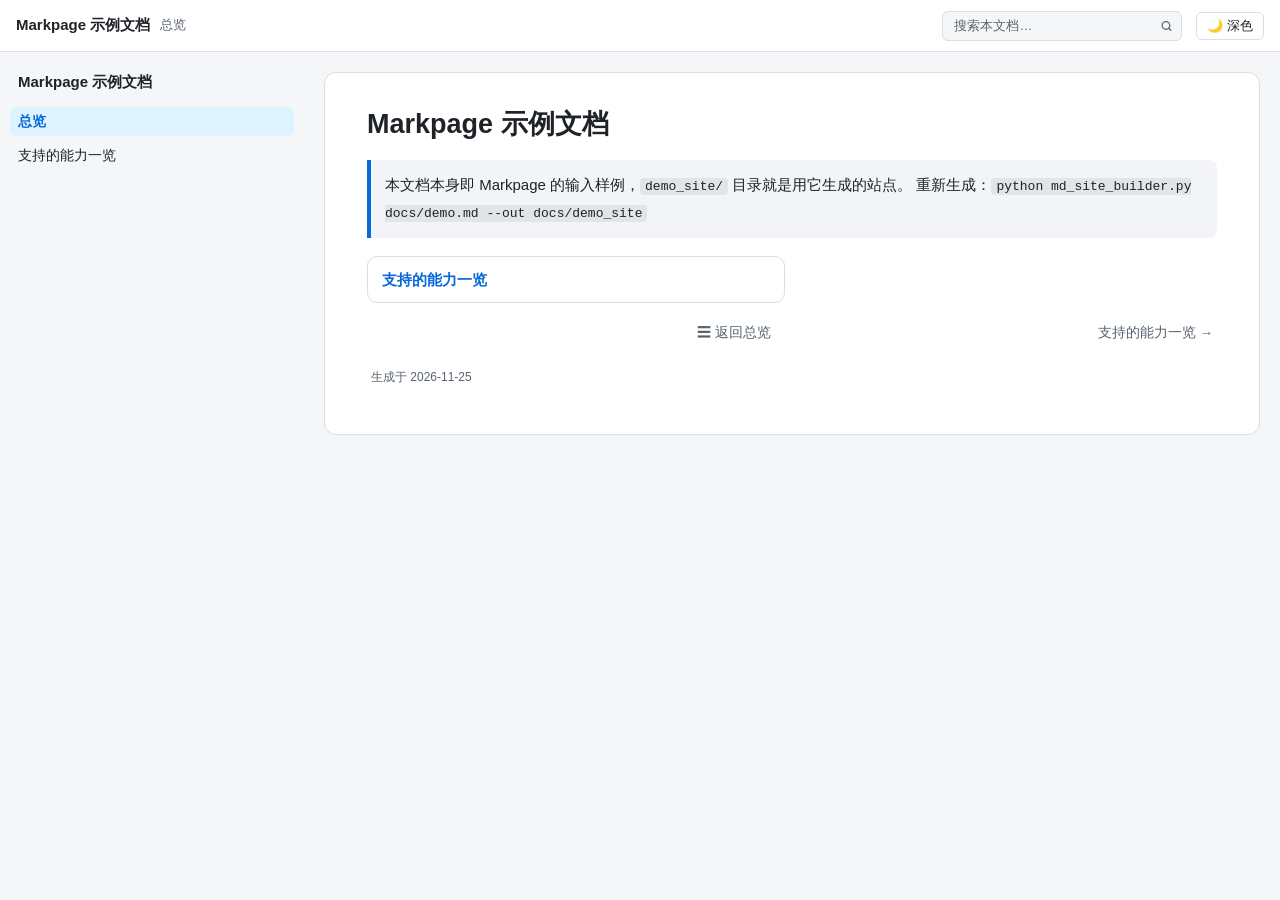
<file: docs/demo_site/index.html>
<!DOCTYPE html>
<html lang="zh-CN">
<head>
<meta charset="utf-8"><meta name="viewport" content="width=device-width,initial-scale=1">
<meta name="generator" content="Markpage">
<title>Markpage 示例文档 · Markpage 示例文档</title>
<link rel="stylesheet" href="site.css">
<script src="search-index.js"></script></head>
<body>
<div class="topbar">
  <span class="brand"><a href="index.html" style="color:var(--ink)">Markpage 示例文档</a></span>
  <span class="crumb" style="color:var(--muted);font-size:13px;overflow:hidden;text-overflow:ellipsis;white-space:nowrap">总览</span>
  <span class="spacer"></span>
  <div class="search" id="searchBox">
    <input id="searchInput" type="text" placeholder="搜索本文档…" autocomplete="off" spellcheck="false" aria-label="站内搜索">
    <svg class="s-ico" width="13" height="13" viewBox="0 0 24 24" fill="none" stroke="currentColor" stroke-width="2.4" stroke-linecap="round"><circle cx="11" cy="11" r="7"/><path d="m20 20-3.5-3.5"/></svg>
    <div class="s-panel" id="searchPanel"></div>
  </div>
  <button id="tocBtn">☰ 目录</button>
  <button id="themeBtn">🌙 深色</button>
</div>
<div class="layout">
<nav id="toc" aria-label="目录"><div class="toc-home"><a class="toc-home-link" href="index.html">Markpage 示例文档</a></div><a class="toc-link toc-top active" href="index.html">总览</a><ul><li><a class="toc-link" href="支持的能力一览.html">支持的能力一览</a></li></ul><div class="toc-foot"></div></nav><div id="tocBackdrop"></div>
<main><article>

<h1>Markpage 示例文档</h1><div class="page-ov"><blockquote>
<p>本文档本身即 Markpage 的输入样例，<code>demo_site/</code> 目录就是用它生成的站点。
重新生成：<code>python md_site_builder.py docs/demo.md --out docs/demo_site</code></p>
</blockquote></div><div class="dir-grid"><a class="dir-card" href="支持的能力一览.html"><h4>支持的能力一览</h4></a></div>
<nav class="pager"><span><span></span></span><span style="flex:1;text-align:center"><a href="index.html">☰ 返回总览</a></span><span><a href="支持的能力一览.html">支持的能力一览 →</a></span></nav>
<p class="foot">生成于 2026-11-25</p>
</article></main>
</div>
<script src="site.js"></script>
</body></html>
</file>
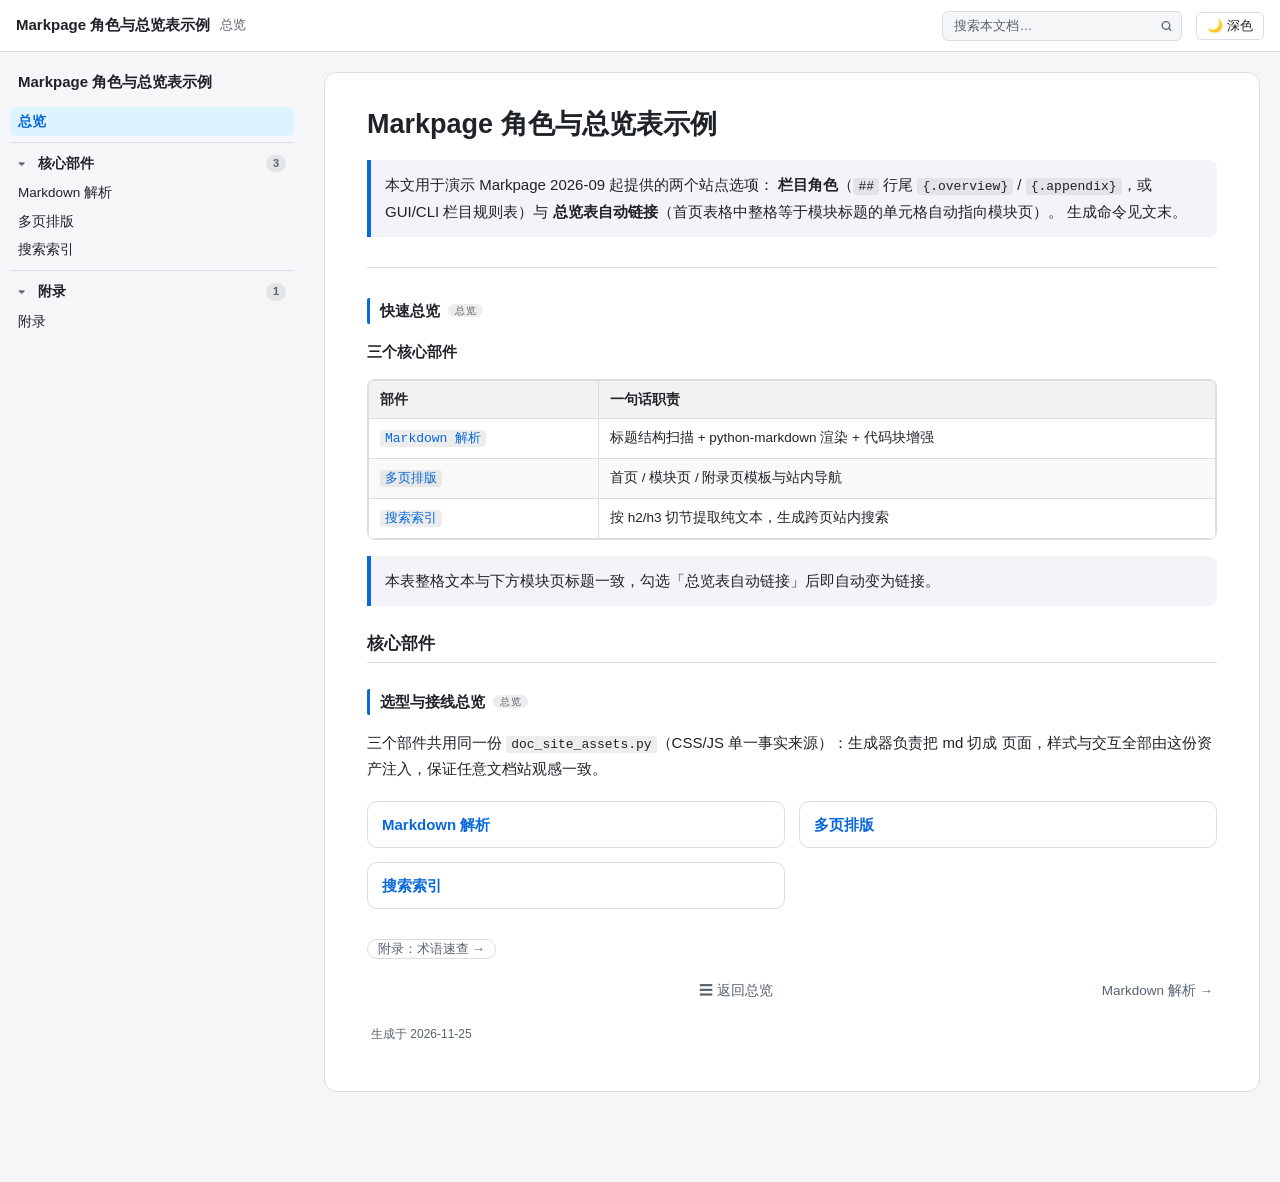
<file: docs/roles-demo_site/index.html>
<!DOCTYPE html>
<html lang="zh-CN">
<head>
<meta charset="utf-8"><meta name="viewport" content="width=device-width,initial-scale=1">
<meta name="generator" content="Markpage">
<title>Markpage 角色与总览表示例 · Markpage 角色与总览表示例</title>
<link rel="stylesheet" href="site.css">
<script src="search-index.js"></script></head>
<body>
<div class="topbar">
  <span class="brand"><a href="index.html" style="color:var(--ink)">Markpage 角色与总览表示例</a></span>
  <span class="crumb" style="color:var(--muted);font-size:13px;overflow:hidden;text-overflow:ellipsis;white-space:nowrap">总览</span>
  <span class="spacer"></span>
  <div class="search" id="searchBox">
    <input id="searchInput" type="text" placeholder="搜索本文档…" autocomplete="off" spellcheck="false" aria-label="站内搜索">
    <svg class="s-ico" width="13" height="13" viewBox="0 0 24 24" fill="none" stroke="currentColor" stroke-width="2.4" stroke-linecap="round"><circle cx="11" cy="11" r="7"/><path d="m20 20-3.5-3.5"/></svg>
    <div class="s-panel" id="searchPanel"></div>
  </div>
  <button id="tocBtn">☰ 目录</button>
  <button id="themeBtn">🌙 深色</button>
</div>
<div class="layout">
<nav id="toc" aria-label="目录"><div class="toc-home"><a class="toc-home-link" href="index.html">Markpage 角色与总览表示例</a></div><a class="toc-link toc-top active" href="index.html">总览</a><details class="toc-group" data-i="0"><summary>核心部件<span class="cnt">3</span></summary><ul><li><a class="toc-link" href="markdown-解析.html">Markdown 解析</a></li><li><a class="toc-link" href="多页排版.html">多页排版</a></li><li><a class="toc-link" href="搜索索引.html">搜索索引</a></li></ul></details><details class="toc-group" data-i="1"><summary>附录<span class="cnt">1</span></summary><ul><li><a class="toc-link" href="appendix.html">附录</a></li></ul></details><div class="toc-foot"></div></nav><div id="tocBackdrop"></div>
<main><article>

<h1>Markpage 角色与总览表示例</h1><div class="page-ov"><blockquote>
<p>本文用于演示 Markpage 2026-09 起提供的两个站点选项：
<strong>栏目角色</strong>（<code>##</code> 行尾 <code>{.overview}</code> / <code>{.appendix}</code>，或 GUI/CLI 栏目规则表）与
<strong>总览表自动链接</strong>（首页表格中整格等于模块标题的单元格自动指向模块页）。
生成命令见文末。</p>
</blockquote>
<hr />
<h2 id="快速总览">快速总览</h2>
<h3 id="三个核心部件">三个核心部件</h3>
<div class="tbl-wrap"><table>
<thead>
<tr>
<th>部件</th>
<th>一句话职责</th>
</tr>
</thead>
<tbody>
<tr>
<td><a href="markdown-解析.html"><code>Markdown 解析</code></a></td>
<td>标题结构扫描 + python-markdown 渲染 + 代码块增强</td>
</tr>
<tr>
<td><a href="多页排版.html"><code>多页排版</code></a></td>
<td>首页 / 模块页 / 附录页模板与站内导航</td>
</tr>
<tr>
<td><a href="搜索索引.html"><code>搜索索引</code></a></td>
<td>按 h2/h3 切节提取纯文本，生成跨页站内搜索</td>
</tr>
</tbody>
</table></div>
<blockquote>
<p>本表整格文本与下方模块页标题一致，勾选「总览表自动链接」后即自动变为链接。</p>
</blockquote></div><div class="part-block"><h3>核心部件</h3><div class="part-ov"><h2 id="选型与接线总览">选型与接线总览</h2>
<p>三个部件共用同一份 <code>doc_site_assets.py</code>（CSS/JS 单一事实来源）：生成器负责把 md 切成
页面，样式与交互全部由这份资产注入，保证任意文档站观感一致。</p></div><div class="dir-grid"><a class="dir-card" href="markdown-解析.html"><h4>Markdown 解析</h4></a><a class="dir-card" href="多页排版.html"><h4>多页排版</h4></a><a class="dir-card" href="搜索索引.html"><h4>搜索索引</h4></a></div></div><p style="margin-top:26px"><a class="chip" href="appendix.html">附录：术语速查 →</a></p>
<nav class="pager"><span><span></span></span><span style="flex:1;text-align:center"><a href="index.html">☰ 返回总览</a></span><span><a href="markdown-解析.html">Markdown 解析 →</a></span></nav>
<p class="foot">生成于 2026-11-25</p>
</article></main>
</div>
<script src="site.js"></script>
</body></html>
</file>
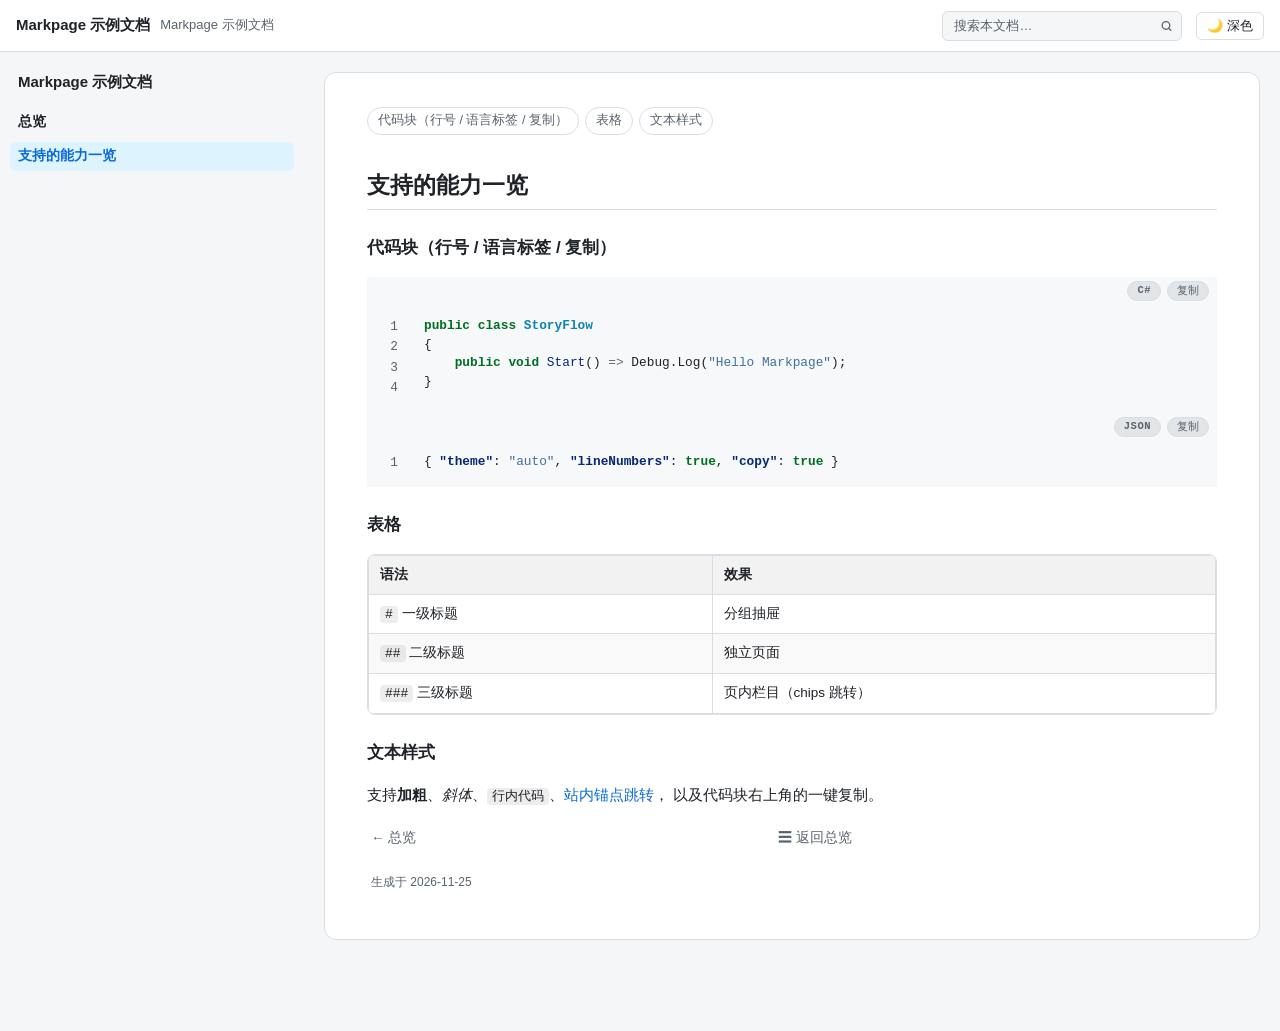
<file: docs/demo_site/支持的能力一览.html>
<!DOCTYPE html>
<html lang="zh-CN">
<head>
<meta charset="utf-8"><meta name="viewport" content="width=device-width,initial-scale=1">
<meta name="generator" content="Markpage">
<title>支持的能力一览 · Markpage 示例文档</title>
<link rel="stylesheet" href="site.css">
<script src="search-index.js"></script></head>
<body>
<div class="topbar">
  <span class="brand"><a href="index.html" style="color:var(--ink)">Markpage 示例文档</a></span>
  <span class="crumb" style="color:var(--muted);font-size:13px;overflow:hidden;text-overflow:ellipsis;white-space:nowrap">Markpage 示例文档</span>
  <span class="spacer"></span>
  <div class="search" id="searchBox">
    <input id="searchInput" type="text" placeholder="搜索本文档…" autocomplete="off" spellcheck="false" aria-label="站内搜索">
    <svg class="s-ico" width="13" height="13" viewBox="0 0 24 24" fill="none" stroke="currentColor" stroke-width="2.4" stroke-linecap="round"><circle cx="11" cy="11" r="7"/><path d="m20 20-3.5-3.5"/></svg>
    <div class="s-panel" id="searchPanel"></div>
  </div>
  <button id="tocBtn">☰ 目录</button>
  <button id="themeBtn">🌙 深色</button>
</div>
<div class="layout">
<nav id="toc" aria-label="目录"><div class="toc-home"><a class="toc-home-link" href="index.html">Markpage 示例文档</a></div><a class="toc-link toc-top" href="index.html">总览</a><ul><li><a class="toc-link active" href="支持的能力一览.html">支持的能力一览</a></li></ul><div class="toc-foot"></div></nav><div id="tocBackdrop"></div>
<main><article>
<div class="chips"><a class="chip" href="#代码块行号-语言标签-复制">代码块（行号 / 语言标签 / 复制）</a><a class="chip" href="#表格">表格</a><a class="chip" href="#文本样式">文本样式</a></div>
<h2 id="支持的能力一览">支持的能力一览</h2>
<h3 id="代码块行号-语言标签-复制">代码块（行号 / 语言标签 / 复制）</h3>
<div class="hl" data-lang="csharp"><div class="hl-scroll"><pre class="hl-gutter" aria-hidden="true">1
2
3
4</pre><pre><span></span><code><span class="k">public</span><span class="w"> </span><span class="k">class</span><span class="w"> </span><span class="nc">StoryFlow</span>
<span class="p">{</span>
<span class="w">    </span><span class="k">public</span><span class="w"> </span><span class="k">void</span><span class="w"> </span><span class="nf">Start</span><span class="p">()</span><span class="w"> </span><span class="o">=&gt;</span><span class="w"> </span><span class="n">Debug</span><span class="p">.</span><span class="n">Log</span><span class="p">(</span><span class="s">&quot;Hello Markpage&quot;</span><span class="p">);</span>
<span class="p">}</span>
</code></pre></div><div class="hl-actions"><span class="hl-lang-badge">C#</span><button type="button" class="hl-copy" title="复制代码" aria-label="复制代码">复制</button></div></div>

<div class="hl" data-lang="json"><div class="hl-scroll"><pre class="hl-gutter" aria-hidden="true">1</pre><pre><span></span><code><span class="p">{</span><span class="w"> </span><span class="nt">&quot;theme&quot;</span><span class="p">:</span><span class="w"> </span><span class="s2">&quot;auto&quot;</span><span class="p">,</span><span class="w"> </span><span class="nt">&quot;lineNumbers&quot;</span><span class="p">:</span><span class="w"> </span><span class="kc">true</span><span class="p">,</span><span class="w"> </span><span class="nt">&quot;copy&quot;</span><span class="p">:</span><span class="w"> </span><span class="kc">true</span><span class="w"> </span><span class="p">}</span>
</code></pre></div><div class="hl-actions"><span class="hl-lang-badge">JSON</span><button type="button" class="hl-copy" title="复制代码" aria-label="复制代码">复制</button></div></div>

<h3 id="表格">表格</h3>
<div class="tbl-wrap"><table>
<thead>
<tr>
<th>语法</th>
<th>效果</th>
</tr>
</thead>
<tbody>
<tr>
<td><code>#</code> 一级标题</td>
<td>分组抽屉</td>
</tr>
<tr>
<td><code>##</code> 二级标题</td>
<td>独立页面</td>
</tr>
<tr>
<td><code>###</code> 三级标题</td>
<td>页内栏目（chips 跳转）</td>
</tr>
</tbody>
</table></div>
<h3 id="文本样式">文本样式</h3>
<p>支持<strong>加粗</strong>、<em>斜体</em>、<code>行内代码</code>、<a href="#支持的能力一览">站内锚点跳转</a>，
以及代码块右上角的一键复制。</p>
<nav class="pager"><span><a href="index.html">← 总览</a></span><span style="flex:1;text-align:center"><a href="index.html">☰ 返回总览</a></span><span><span></span></span></nav>
<p class="foot">生成于 2026-11-25</p>
</article></main>
</div>
<script src="site.js"></script>
</body></html>
</file>
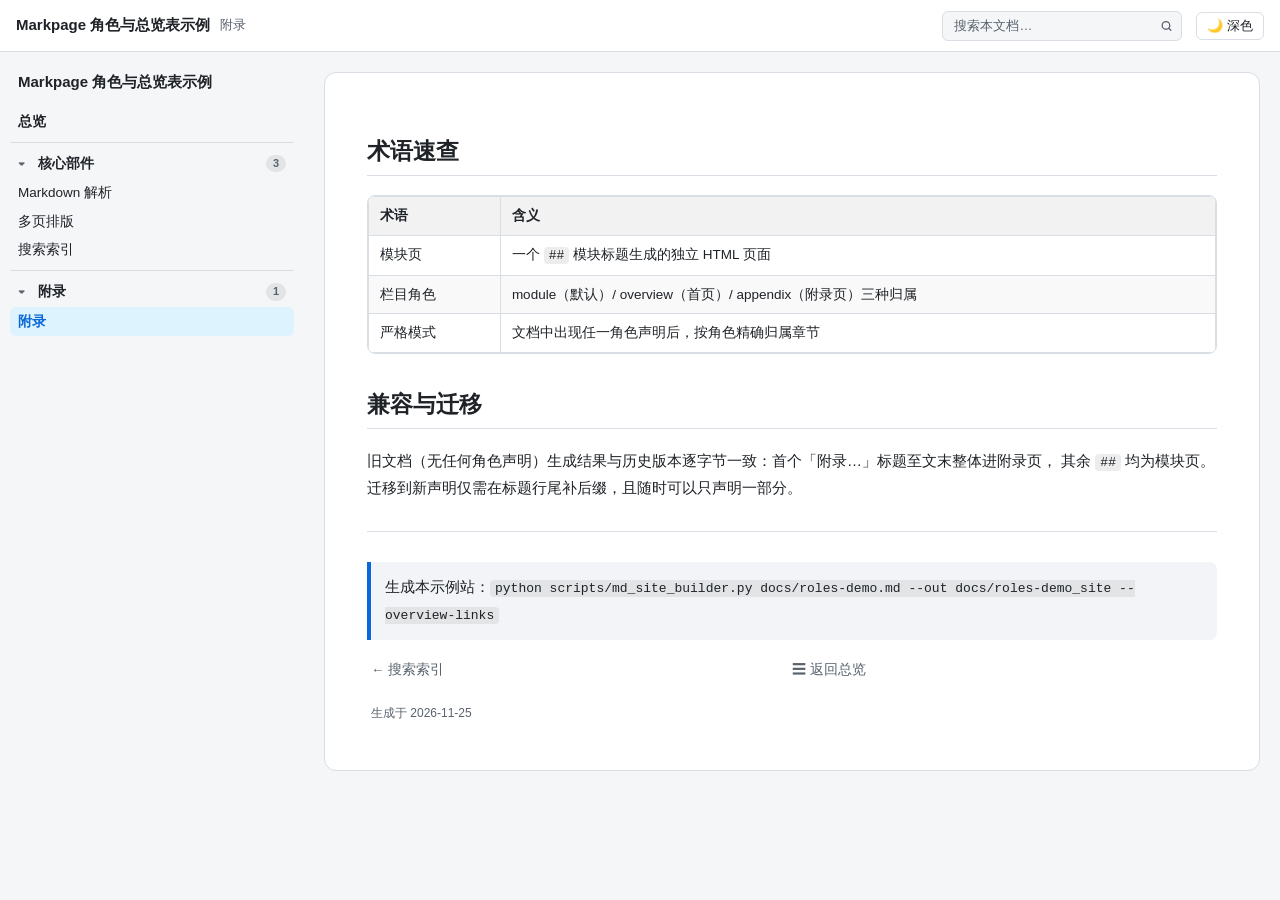
<file: docs/roles-demo_site/appendix.html>
<!DOCTYPE html>
<html lang="zh-CN">
<head>
<meta charset="utf-8"><meta name="viewport" content="width=device-width,initial-scale=1">
<meta name="generator" content="Markpage">
<title>术语速查 · Markpage 角色与总览表示例</title>
<link rel="stylesheet" href="site.css">
<script src="search-index.js"></script></head>
<body>
<div class="topbar">
  <span class="brand"><a href="index.html" style="color:var(--ink)">Markpage 角色与总览表示例</a></span>
  <span class="crumb" style="color:var(--muted);font-size:13px;overflow:hidden;text-overflow:ellipsis;white-space:nowrap">附录</span>
  <span class="spacer"></span>
  <div class="search" id="searchBox">
    <input id="searchInput" type="text" placeholder="搜索本文档…" autocomplete="off" spellcheck="false" aria-label="站内搜索">
    <svg class="s-ico" width="13" height="13" viewBox="0 0 24 24" fill="none" stroke="currentColor" stroke-width="2.4" stroke-linecap="round"><circle cx="11" cy="11" r="7"/><path d="m20 20-3.5-3.5"/></svg>
    <div class="s-panel" id="searchPanel"></div>
  </div>
  <button id="tocBtn">☰ 目录</button>
  <button id="themeBtn">🌙 深色</button>
</div>
<div class="layout">
<nav id="toc" aria-label="目录"><div class="toc-home"><a class="toc-home-link" href="index.html">Markpage 角色与总览表示例</a></div><a class="toc-link toc-top" href="index.html">总览</a><details class="toc-group" data-i="0"><summary>核心部件<span class="cnt">3</span></summary><ul><li><a class="toc-link" href="markdown-解析.html">Markdown 解析</a></li><li><a class="toc-link" href="多页排版.html">多页排版</a></li><li><a class="toc-link" href="搜索索引.html">搜索索引</a></li></ul></details><details class="toc-group" data-i="1" open><summary>附录<span class="cnt">1</span></summary><ul><li><a class="toc-link active" href="appendix.html">附录</a></li></ul></details><div class="toc-foot"></div></nav><div id="tocBackdrop"></div>
<main><article>

<h2 id="术语速查">术语速查</h2>
<div class="tbl-wrap"><table>
<thead>
<tr>
<th>术语</th>
<th>含义</th>
</tr>
</thead>
<tbody>
<tr>
<td>模块页</td>
<td>一个 <code>##</code> 模块标题生成的独立 HTML 页面</td>
</tr>
<tr>
<td>栏目角色</td>
<td>module（默认）/ overview（首页）/ appendix（附录页）三种归属</td>
</tr>
<tr>
<td>严格模式</td>
<td>文档中出现任一角色声明后，按角色精确归属章节</td>
</tr>
</tbody>
</table></div>
<h2 id="兼容与迁移">兼容与迁移</h2>
<p>旧文档（无任何角色声明）生成结果与历史版本逐字节一致：首个「附录…」标题至文末整体进附录页，
其余 <code>##</code> 均为模块页。迁移到新声明仅需在标题行尾补后缀，且随时可以只声明一部分。</p>
<hr />
<blockquote>
<p>生成本示例站：<code>python scripts/md_site_builder.py docs/roles-demo.md --out docs/roles-demo_site --overview-links</code></p>
</blockquote>
<nav class="pager"><span><a href="搜索索引.html">← 搜索索引</a></span><span style="flex:1;text-align:center"><a href="index.html">☰ 返回总览</a></span><span><span></span></span></nav>
<p class="foot">生成于 2026-11-25</p>
</article></main>
</div>
<script src="site.js"></script>
</body></html>
</file>
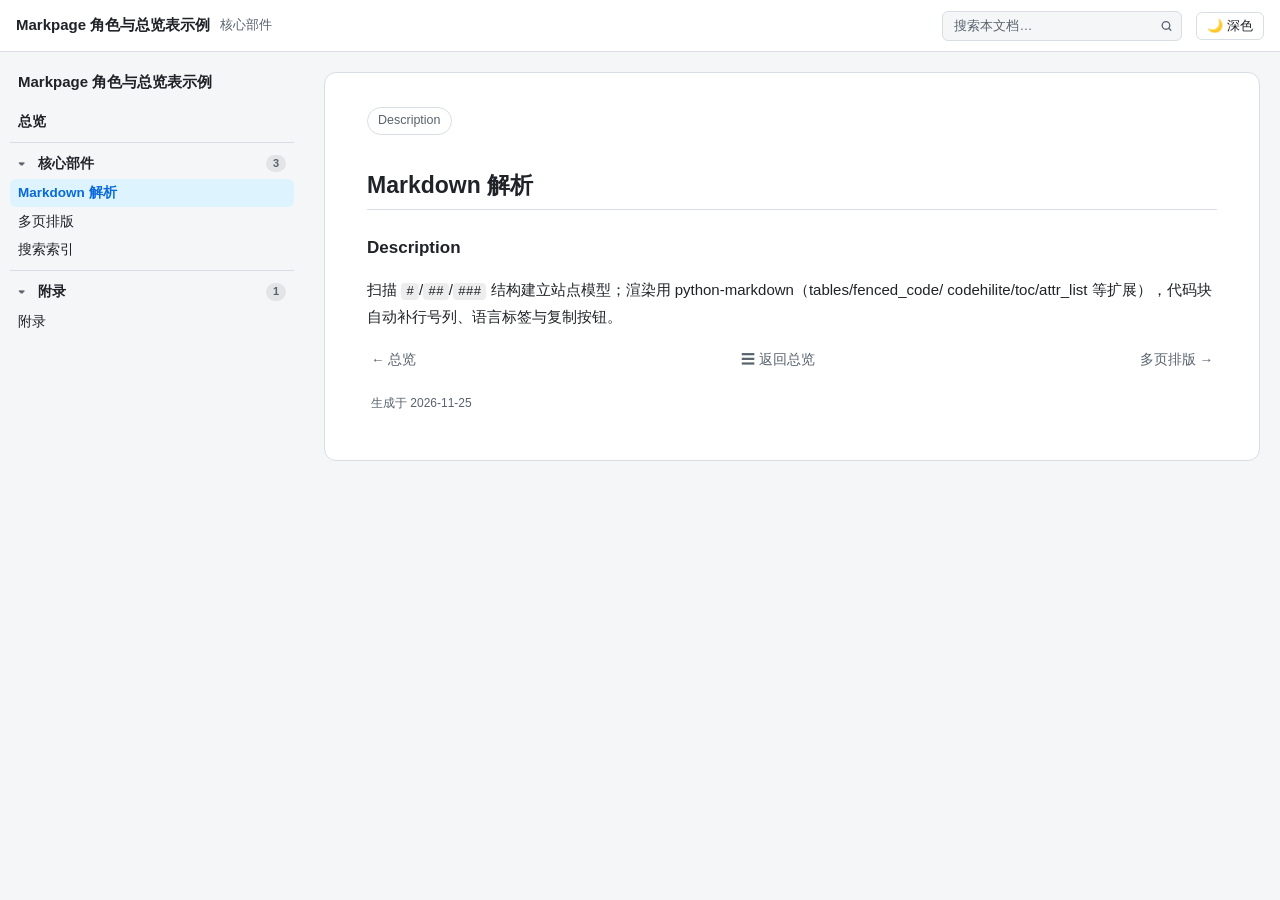
<file: docs/roles-demo_site/markdown-解析.html>
<!DOCTYPE html>
<html lang="zh-CN">
<head>
<meta charset="utf-8"><meta name="viewport" content="width=device-width,initial-scale=1">
<meta name="generator" content="Markpage">
<title>Markdown 解析 · Markpage 角色与总览表示例</title>
<link rel="stylesheet" href="site.css">
<script src="search-index.js"></script></head>
<body>
<div class="topbar">
  <span class="brand"><a href="index.html" style="color:var(--ink)">Markpage 角色与总览表示例</a></span>
  <span class="crumb" style="color:var(--muted);font-size:13px;overflow:hidden;text-overflow:ellipsis;white-space:nowrap">核心部件</span>
  <span class="spacer"></span>
  <div class="search" id="searchBox">
    <input id="searchInput" type="text" placeholder="搜索本文档…" autocomplete="off" spellcheck="false" aria-label="站内搜索">
    <svg class="s-ico" width="13" height="13" viewBox="0 0 24 24" fill="none" stroke="currentColor" stroke-width="2.4" stroke-linecap="round"><circle cx="11" cy="11" r="7"/><path d="m20 20-3.5-3.5"/></svg>
    <div class="s-panel" id="searchPanel"></div>
  </div>
  <button id="tocBtn">☰ 目录</button>
  <button id="themeBtn">🌙 深色</button>
</div>
<div class="layout">
<nav id="toc" aria-label="目录"><div class="toc-home"><a class="toc-home-link" href="index.html">Markpage 角色与总览表示例</a></div><a class="toc-link toc-top" href="index.html">总览</a><details class="toc-group" data-i="0" open><summary>核心部件<span class="cnt">3</span></summary><ul><li><a class="toc-link active" href="markdown-解析.html">Markdown 解析</a></li><li><a class="toc-link" href="多页排版.html">多页排版</a></li><li><a class="toc-link" href="搜索索引.html">搜索索引</a></li></ul></details><details class="toc-group" data-i="1"><summary>附录<span class="cnt">1</span></summary><ul><li><a class="toc-link" href="appendix.html">附录</a></li></ul></details><div class="toc-foot"></div></nav><div id="tocBackdrop"></div>
<main><article>
<div class="chips"><a class="chip" href="#description">Description</a></div>
<h2 id="markdown-解析">Markdown 解析</h2>
<h3 id="description">Description</h3>
<p>扫描 <code>#</code>/<code>##</code>/<code>###</code> 结构建立站点模型；渲染用 python-markdown（tables/fenced_code/
codehilite/toc/attr_list 等扩展），代码块自动补行号列、语言标签与复制按钮。</p>
<nav class="pager"><span><a href="index.html">← 总览</a></span><span style="flex:1;text-align:center"><a href="index.html">☰ 返回总览</a></span><span><a href="多页排版.html">多页排版 →</a></span></nav>
<p class="foot">生成于 2026-11-25</p>
</article></main>
</div>
<script src="site.js"></script>
</body></html>
</file>
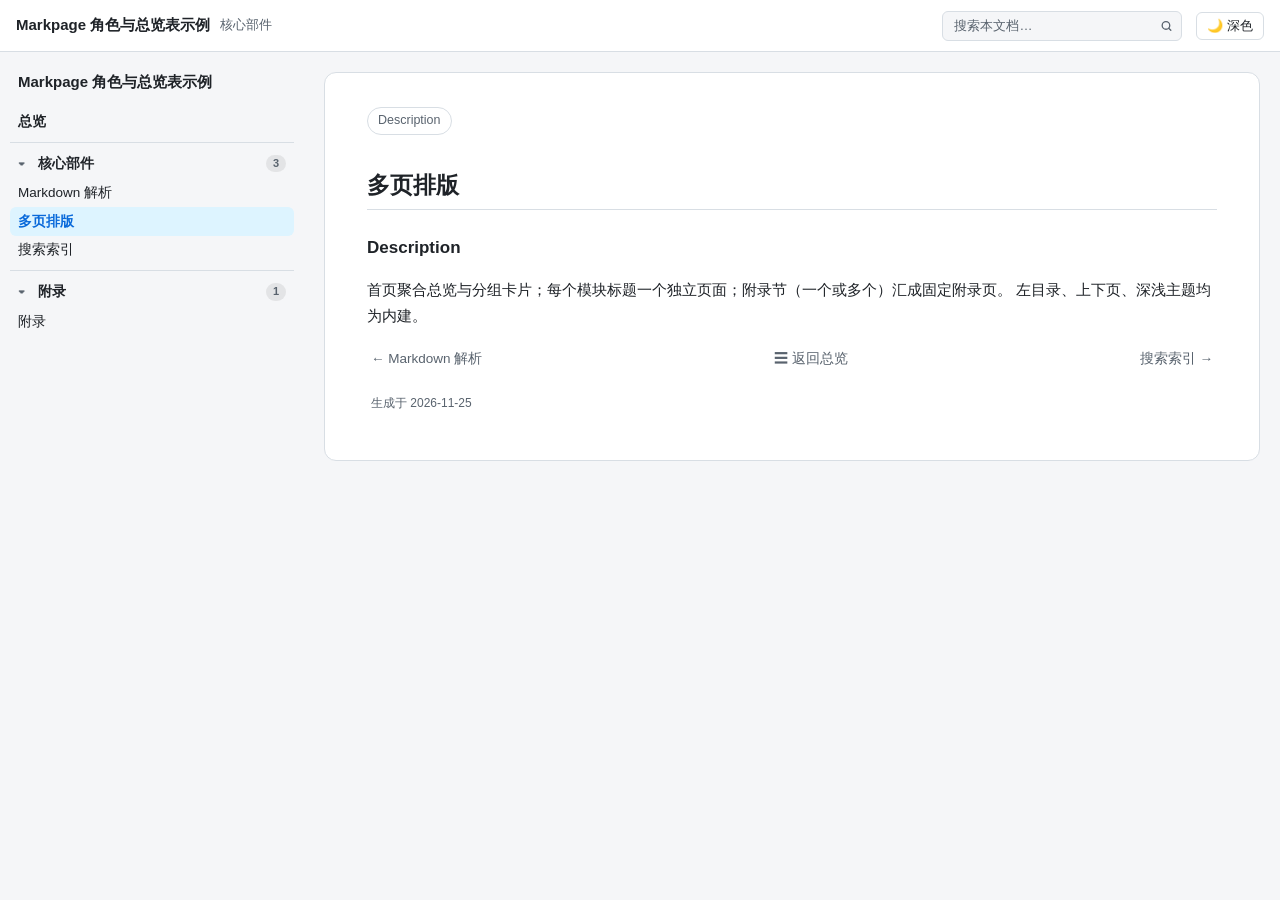
<file: docs/roles-demo_site/多页排版.html>
<!DOCTYPE html>
<html lang="zh-CN">
<head>
<meta charset="utf-8"><meta name="viewport" content="width=device-width,initial-scale=1">
<meta name="generator" content="Markpage">
<title>多页排版 · Markpage 角色与总览表示例</title>
<link rel="stylesheet" href="site.css">
<script src="search-index.js"></script></head>
<body>
<div class="topbar">
  <span class="brand"><a href="index.html" style="color:var(--ink)">Markpage 角色与总览表示例</a></span>
  <span class="crumb" style="color:var(--muted);font-size:13px;overflow:hidden;text-overflow:ellipsis;white-space:nowrap">核心部件</span>
  <span class="spacer"></span>
  <div class="search" id="searchBox">
    <input id="searchInput" type="text" placeholder="搜索本文档…" autocomplete="off" spellcheck="false" aria-label="站内搜索">
    <svg class="s-ico" width="13" height="13" viewBox="0 0 24 24" fill="none" stroke="currentColor" stroke-width="2.4" stroke-linecap="round"><circle cx="11" cy="11" r="7"/><path d="m20 20-3.5-3.5"/></svg>
    <div class="s-panel" id="searchPanel"></div>
  </div>
  <button id="tocBtn">☰ 目录</button>
  <button id="themeBtn">🌙 深色</button>
</div>
<div class="layout">
<nav id="toc" aria-label="目录"><div class="toc-home"><a class="toc-home-link" href="index.html">Markpage 角色与总览表示例</a></div><a class="toc-link toc-top" href="index.html">总览</a><details class="toc-group" data-i="0" open><summary>核心部件<span class="cnt">3</span></summary><ul><li><a class="toc-link" href="markdown-解析.html">Markdown 解析</a></li><li><a class="toc-link active" href="多页排版.html">多页排版</a></li><li><a class="toc-link" href="搜索索引.html">搜索索引</a></li></ul></details><details class="toc-group" data-i="1"><summary>附录<span class="cnt">1</span></summary><ul><li><a class="toc-link" href="appendix.html">附录</a></li></ul></details><div class="toc-foot"></div></nav><div id="tocBackdrop"></div>
<main><article>
<div class="chips"><a class="chip" href="#description">Description</a></div>
<h2 id="多页排版">多页排版</h2>
<h3 id="description">Description</h3>
<p>首页聚合总览与分组卡片；每个模块标题一个独立页面；附录节（一个或多个）汇成固定附录页。
左目录、上下页、深浅主题均为内建。</p>
<nav class="pager"><span><a href="markdown-解析.html">← Markdown 解析</a></span><span style="flex:1;text-align:center"><a href="index.html">☰ 返回总览</a></span><span><a href="搜索索引.html">搜索索引 →</a></span></nav>
<p class="foot">生成于 2026-11-25</p>
</article></main>
</div>
<script src="site.js"></script>
</body></html>
</file>
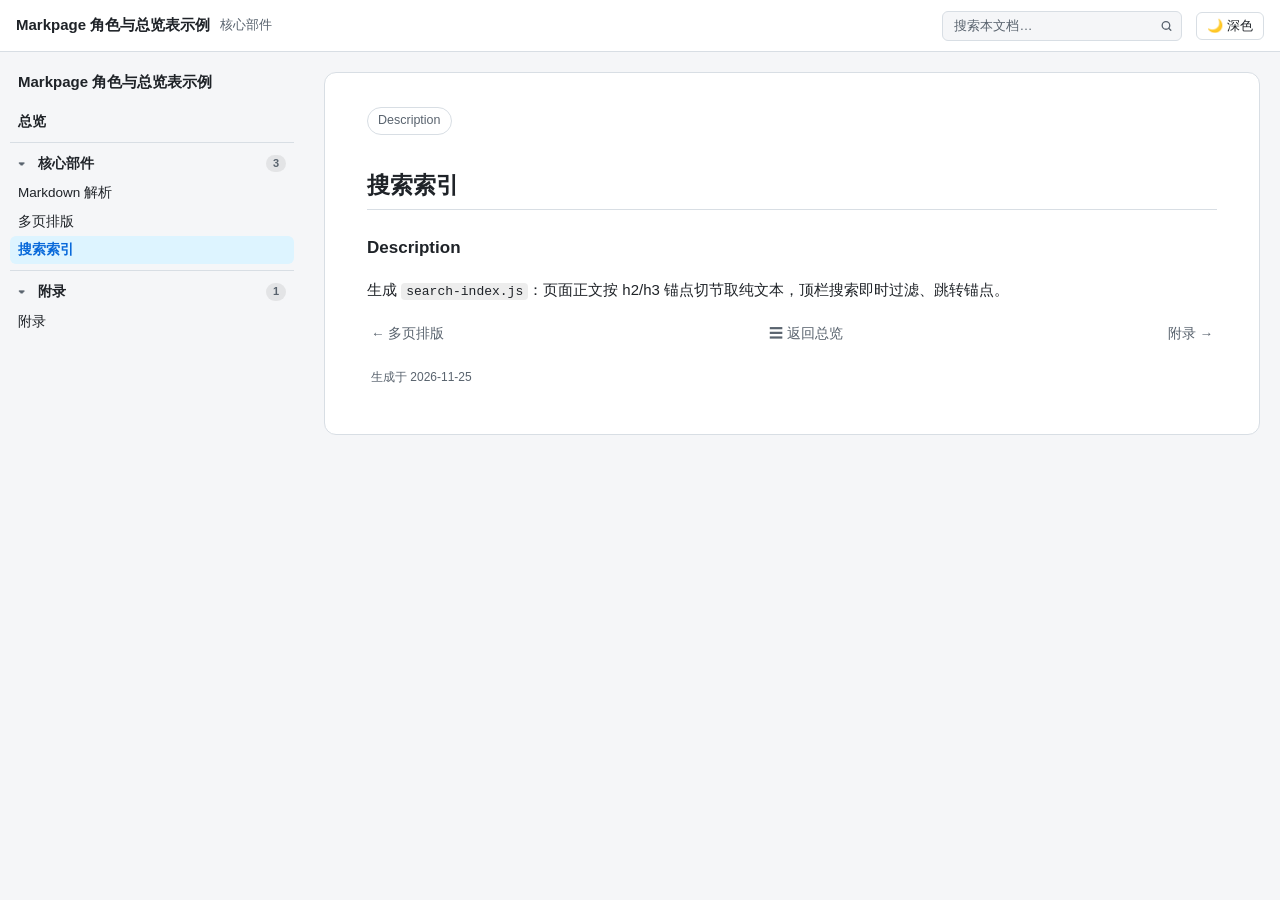
<file: docs/roles-demo_site/搜索索引.html>
<!DOCTYPE html>
<html lang="zh-CN">
<head>
<meta charset="utf-8"><meta name="viewport" content="width=device-width,initial-scale=1">
<meta name="generator" content="Markpage">
<title>搜索索引 · Markpage 角色与总览表示例</title>
<link rel="stylesheet" href="site.css">
<script src="search-index.js"></script></head>
<body>
<div class="topbar">
  <span class="brand"><a href="index.html" style="color:var(--ink)">Markpage 角色与总览表示例</a></span>
  <span class="crumb" style="color:var(--muted);font-size:13px;overflow:hidden;text-overflow:ellipsis;white-space:nowrap">核心部件</span>
  <span class="spacer"></span>
  <div class="search" id="searchBox">
    <input id="searchInput" type="text" placeholder="搜索本文档…" autocomplete="off" spellcheck="false" aria-label="站内搜索">
    <svg class="s-ico" width="13" height="13" viewBox="0 0 24 24" fill="none" stroke="currentColor" stroke-width="2.4" stroke-linecap="round"><circle cx="11" cy="11" r="7"/><path d="m20 20-3.5-3.5"/></svg>
    <div class="s-panel" id="searchPanel"></div>
  </div>
  <button id="tocBtn">☰ 目录</button>
  <button id="themeBtn">🌙 深色</button>
</div>
<div class="layout">
<nav id="toc" aria-label="目录"><div class="toc-home"><a class="toc-home-link" href="index.html">Markpage 角色与总览表示例</a></div><a class="toc-link toc-top" href="index.html">总览</a><details class="toc-group" data-i="0" open><summary>核心部件<span class="cnt">3</span></summary><ul><li><a class="toc-link" href="markdown-解析.html">Markdown 解析</a></li><li><a class="toc-link" href="多页排版.html">多页排版</a></li><li><a class="toc-link active" href="搜索索引.html">搜索索引</a></li></ul></details><details class="toc-group" data-i="1"><summary>附录<span class="cnt">1</span></summary><ul><li><a class="toc-link" href="appendix.html">附录</a></li></ul></details><div class="toc-foot"></div></nav><div id="tocBackdrop"></div>
<main><article>
<div class="chips"><a class="chip" href="#description">Description</a></div>
<h2 id="搜索索引">搜索索引</h2>
<h3 id="description">Description</h3>
<p>生成 <code>search-index.js</code>：页面正文按 h2/h3 锚点切节取纯文本，顶栏搜索即时过滤、跳转锚点。</p>
<nav class="pager"><span><a href="多页排版.html">← 多页排版</a></span><span style="flex:1;text-align:center"><a href="index.html">☰ 返回总览</a></span><span><a href="appendix.html">附录 →</a></span></nav>
<p class="foot">生成于 2026-11-25</p>
</article></main>
</div>
<script src="site.js"></script>
</body></html>
</file>
<file: docs/demo_site/site.css>
@charset "utf-8";

:root{
  --bg:#f5f6f8; --panel:#ffffff; --ink:#1f2328; --muted:#59636e; --line:#d8dee4;
  --thumb:#c3cad3; --thumb-hover:#98a2ae;
  --accent:#0969da; --accent-soft:#ddf4ff; --quote:#f2f4f7; --code-bg:#0d1117; --code-ink:#e6edf3;
}
@media (prefers-color-scheme: dark){
  :root:not([data-theme=light]){
    --bg:#0d1117; --panel:#161b22; --ink:#e6edf3; --muted:#9198a1; --line:#30363d;
    --thumb:#3d444d; --thumb-hover:#565d66;
    --accent:#4493f8; --accent-soft:#1f2d3d; --quote:#11161c;
  }
}
html[data-theme=dark]{ --bg:#0d1117; --panel:#161b22; --ink:#e6edf3; --muted:#9198a1; --line:#30363d;
  --thumb:#3d444d; --thumb-hover:#565d66;
  --accent:#4493f8; --accent-soft:#1f2d3d; --quote:#11161c; }
html[data-theme=light]{ --bg:#f5f6f8; --panel:#ffffff; --ink:#1f2328; --muted:#59636e; --line:#d8dee4;
  --thumb:#c3cad3; --thumb-hover:#98a2ae;
  --accent:#0969da; --accent-soft:#ddf4ff; --quote:#f2f4f7; }
*{box-sizing:border-box}
/* 滚动条：跟随主题变量（浅/深自动匹配） */
html{scrollbar-width:thin;scrollbar-color:var(--thumb) var(--bg)}
*::-webkit-scrollbar{width:11px;height:11px}
*::-webkit-scrollbar-track{background:var(--bg)}
*::-webkit-scrollbar-thumb{background:var(--thumb);border-radius:6px;border:2px solid var(--bg)}
*::-webkit-scrollbar-thumb:hover{background:var(--thumb-hover)}
*::-webkit-scrollbar-corner{background:var(--bg)}
html{scroll-behavior:smooth}
body{margin:0;background:var(--bg);color:var(--ink);
  font:15px/1.75 -apple-system,BlinkMacSystemFont,"Segoe UI","PingFang SC","Hiragino Sans GB","Microsoft YaHei",sans-serif;}
a{color:var(--accent);text-decoration:none}
a:hover{text-decoration:underline}
.topbar{position:sticky;top:0;z-index:70;display:flex;align-items:center;gap:10px;height:52px;padding:0 16px;
  background:var(--panel);border-bottom:1px solid var(--line)}
.topbar .brand{font-weight:600;white-space:nowrap;overflow:hidden;text-overflow:ellipsis;font-size:15px}
.topbar .spacer{flex:1}
.topbar button{cursor:pointer;border:1px solid var(--line);background:var(--panel);color:var(--ink);
  border-radius:6px;padding:4px 10px;font-size:13px;white-space:nowrap}
.topbar button:hover{border-color:var(--accent)}
#tocBtn{display:none}

/* 布局：左目录 + 正文 */
.layout{display:flex;align-items:flex-start;max-width:1580px;margin:0 auto}
#toc{position:sticky;top:52px;height:calc(100vh - 52px);overflow:auto;flex:0 0 304px;width:304px;
  padding:10px 10px 60px;font-size:13.5px;scrollbar-width:thin}
#toc ul{list-style:none;margin:0;padding:0}
#toc .toc-home{margin:4px 0 10px}
.toc-home-link{display:block;font-weight:700;font-size:15px;padding:4px 8px;color:var(--ink)}
.toc-home-link:hover{background:var(--accent-soft);border-radius:6px;text-decoration:none}
#toc a{display:block;padding:2.5px 8px;border-radius:6px;color:var(--ink)}
#toc a:hover{background:var(--accent-soft);text-decoration:none}
#toc a.active{background:var(--accent-soft);color:var(--accent);font-weight:600}
a.toc-top{font-weight:700;margin-bottom:6px}
.toc-group{border-top:1px solid var(--line);padding-top:6px;margin-top:6px}
.toc-group summary{cursor:pointer;list-style:none;display:flex;align-items:center;gap:6px;
  font-weight:600;padding:3px 8px;border-radius:6px;user-select:none;color:var(--ink)}
.toc-group summary::-webkit-details-marker{display:none}
.toc-group summary::before{content:"▸";color:var(--muted);width:14px;transition:transform .15s}
.toc-group[open] summary::before{content:"▾"}
.toc-group summary:hover{background:rgba(128,128,128,.1)}
.toc-group .cnt{margin-left:auto;color:var(--muted);font-size:11px;background:rgba(128,128,128,.15);
  border-radius:10px;padding:0 7px;line-height:1.6}
.toc-group ul{margin:4px 0 8px}
.toc-group li{margin:0}
#tocBackdrop{display:none}

main{flex:1;min-width:0;padding:20px 20px 90px}
article{background:var(--panel);border:1px solid var(--line);border-radius:12px;
  padding:28px 42px 46px;max-width:1030px;margin:0 auto}
h1,h2,h3,h4{line-height:1.4;scroll-margin-top:70px}
h1{font-size:27px;margin:.2em 0 .6em}
h1.part-title{font-size:21px;color:var(--muted);margin:38px 0 4px}
h2{font-size:23px;margin-top:34px;padding-bottom:8px;border-bottom:1px solid var(--line)}
h3{font-size:17px;margin-top:26px}
h2>a.anchor,h3>a.anchor{opacity:0;margin-left:6px;color:var(--muted);font-size:.8em;text-decoration:none}
h2:hover>a.anchor,h3:hover>a.anchor{opacity:1}
p{word-break:break-word}
code{font-family:ui-monospace,SFMono-Regular,Consolas,"Courier New",monospace;font-size:13px;
  background:rgba(128,128,128,.14);border-radius:4px;padding:1px 5px}
pre{background:var(--code-bg);border-radius:8px;padding:14px 16px;overflow:auto;line-height:1.6}
pre code{background:none;padding:0;color:var(--code-ink);font-size:12.8px;white-space:pre}
pre { line-height: 125%; }
td.linenos .normal { color: inherit; background-color: transparent; padding-left: 5px; padding-right: 5px; }
span.linenos { color: inherit; background-color: transparent; padding-left: 5px; padding-right: 5px; }
td.linenos .special { color: #000000; background-color: #ffffc0; padding-left: 5px; padding-right: 5px; }
span.linenos.special { color: #000000; background-color: #ffffc0; padding-left: 5px; padding-right: 5px; }
blockquote{margin:14px 0;padding:8px 14px;border-left:4px solid var(--accent);background:var(--quote);
  border-radius:0 8px 8px 0}
blockquote p{margin:4px 0}
hr{border:none;border-top:1px solid var(--line);margin:30px 0}
.tbl-wrap{overflow-x:auto;margin:16px 0;border:1px solid var(--line);border-radius:8px}
table{border-collapse:collapse;width:100%;font-size:13.5px}
th,td{border:1px solid var(--line);padding:7px 11px;text-align:left;vertical-align:top}
th{background:rgba(128,128,128,.1);font-weight:600;white-space:nowrap}
tr:nth-child(2n) td{background:rgba(128,128,128,.05)}
p.api-meta{font-family:ui-monospace,SFMono-Regular,Consolas,monospace;font-size:12.5px;color:var(--muted);
  background:var(--quote);border:1px solid var(--line);border-radius:6px;padding:8px 12px;margin:14px 0}
ul,ol{padding-left:26px}
li{margin:3px 0}

/* index 目录卡片 */
.dir-grid{display:grid;grid-template-columns:repeat(auto-fill,minmax(280px,1fr));gap:14px;margin:18px 0 8px}
.dir-card{border:1px solid var(--line);border-radius:10px;padding:12px 14px;background:var(--panel);display:block}
.dir-card:hover{border-color:var(--accent)}
.dir-card h4{margin:0;font-size:15px}
.part-block{margin:26px 0}
.part-block>h3{color:var(--ink);border-bottom:1px solid var(--line);padding-bottom:6px;margin-bottom:2px}
.part-intro{color:var(--muted)}
/* 总览节标题：不用 h2 的「页级大标题」外观，改成带左色条的节标签 —— 与模块卡片(15px)同量级但不抢戏，右侧「总览」角标点明身份，避免被当成模块标题 */
.page-ov h2,.part-ov h2{font-size:15px;font-weight:600;line-height:1.6;color:var(--ink);border:0;border-left:3px solid var(--accent);border-radius:2px;padding:1px 0 1px 10px;margin:26px 0 10px}
.page-ov h2::after,.part-ov h2::after{content:'总览';margin-left:8px;padding:1px 7px;border-radius:99px;font:500 10px/1.6 system-ui,sans-serif;letter-spacing:.5px;color:var(--muted);background:rgba(127,127,127,.14);vertical-align:2px}
.page-ov h3,.part-ov h3{font-size:14.5px;margin-top:18px}
.group-card .cnt{display:block;margin-top:5px;font-size:12px;font-weight:400;color:var(--muted)}
.toc-link.toc-glink{color:var(--muted);font-size:12.5px}
.chips{display:flex;flex-wrap:wrap;gap:6px;margin:6px 0 4px}
.chip{border:1px solid var(--line);border-radius:20px;padding:2px 10px;font-size:12.5px;color:var(--muted);background:var(--panel)}
.chip:hover{color:var(--accent);border-color:var(--accent);text-decoration:none}
.pager{display:flex;justify-content:space-between;gap:10px;margin:18px 4px 0;font-size:13.5px}
.pager a{color:var(--muted)}
.foot{color:var(--muted);font-size:12px;margin:22px 4px 0}

@media (max-width:1100px){
  #tocBtn{display:inline-block}
  #toc{position:fixed;top:52px;left:0;bottom:0;z-index:80;background:var(--panel);border-right:1px solid var(--line);
    box-shadow:2px 0 14px rgba(0,0,0,.18);transform:translateX(-105%);transition:transform .22s ease;height:auto;width:300px}
  body.toc-open #toc{transform:none}
  #tocBackdrop{position:fixed;inset:52px 0 0 0;background:rgba(0,0,0,.35);z-index:75}
  body.toc-open #tocBackdrop{display:block}
  main{padding:14px 10px 70px}
  article{padding:20px 18px 36px}
}

/* ---------- 顶栏搜索 ---------- */
.search{position:relative;margin:0 4px 0 6px}
.search input{width:240px;max-width:44vw;padding:5px 30px 5px 11px;border:1px solid var(--line);
  background:var(--bg);color:var(--ink);border-radius:6px;font-size:13px;outline:none;height:30px;
  transition:border-color .12s}
.search input::placeholder{color:var(--muted)}
.search input:focus{border-color:var(--accent)}
.search .s-ico{position:absolute;right:9px;top:50%;transform:translateY(-50%);color:var(--muted);
  pointer-events:none;display:flex}
.s-panel{display:none;position:absolute;right:0;top:calc(100% + 7px);width:430px;max-width:94vw;
  max-height:min(66vh,560px);overflow:auto;background:var(--panel);border:1px solid var(--line);
  border-radius:10px;box-shadow:0 12px 32px rgba(0,0,0,.18);z-index:200;font-size:13px;text-align:left}
.s-panel .s-head{padding:7px 12px;color:var(--muted);border-bottom:1px solid var(--line);font-size:12px;
  position:sticky;top:0;background:var(--panel);z-index:1}
.s-panel .s-empty{padding:18px 12px;color:var(--muted);text-align:center}
.s-item{padding:8px 12px;cursor:pointer;border-bottom:1px solid rgba(128,128,128,.09)}
.s-item:last-child{border-bottom:none}
.s-item.cur{background:var(--accent-soft)}
.s-item .s-t{font-weight:600;color:var(--ink);display:flex;gap:5px;align-items:baseline;flex-wrap:wrap}
.s-item .s-g{color:var(--muted);font-size:11px;font-weight:400}
.s-item .s-h{color:var(--accent);font-size:12px;font-weight:500}
.s-item .s-x{color:var(--muted);margin-top:2px;line-height:1.55;overflow:hidden;
  display:-webkit-box;-webkit-line-clamp:2;-webkit-box-orient:vertical;word-break:break-word}
mark{background:rgba(255,199,60,.42);color:inherit;border-radius:3px;padding:0 1px}
html[data-theme=dark] mark{background:rgba(214,158,46,.34);color:#ffd97a}
@media (max-width:900px){ .topbar .crumb{display:none} .search input{width:34vw} }

/* ---- 图片 / 视频资源 ---- */
article img{max-width:100%;height:auto;border-radius:6px;cursor:zoom-in}
article video{max-width:100%;height:auto;display:block;margin:8px 0;border-radius:6px;background:#000}
.lb-mask{position:fixed;inset:0;z-index:300;background:rgba(0,0,0,.82);display:flex;align-items:center;justify-content:center;padding:20px}
.lb-mask img{max-width:94vw;max-height:88vh;cursor:zoom-out;border-radius:8px;box-shadow:0 10px 44px rgba(0,0,0,.55)}
.lb-mask .lb-cap{position:fixed;left:0;right:0;bottom:12px;text-align:center;color:#e6e6e6;font-size:12.5px;pointer-events:none;padding:0 12px}
.lb-mask .lb-close{position:fixed;top:14px;right:18px;width:34px;height:34px;border-radius:50%;border:1px solid rgba(255,255,255,.35);background:rgba(255,255,255,.12);color:#fff;font-size:15px;line-height:1;cursor:pointer;display:flex;align-items:center;justify-content:center}
.lb-mask .lb-close:hover{background:rgba(255,255,255,.25)}






/* 代码块主题：浅色=friendly / 深色=monokai（含显式开关与系统深色两种深色态） */
/* 0) 代码面板变量：默认浅色；系统深色 / html[data-theme=dark] 翻转为深色 */
:root{ --code-bg:#f6f8fa; --code-ink:#1f2328; }
@media (prefers-color-scheme: dark){ :root:not([data-theme=light]){ --code-bg:#0d1117; --code-ink:#e6edf3; } }
html[data-theme=dark]{ --code-bg:#0d1117; --code-ink:#e6edf3; }
html[data-theme=light]{ --code-bg:#f6f8fa; --code-ink:#1f2328; }
/* 1) 浅色基座（无属性/OS浅色/显式浅色 共用；--code-bg 由主题变量决定） */
.hl { background: var(--code-bg); color: var(--code-ink); }
pre { line-height: 125%; }
.hl .hll { background-color: #ffffcc }
.hl .c { color: #60A0B0; font-style: italic }
.hl .err { border: 1px solid #F00 }
.hl .k { color: #007020; font-weight: bold }
.hl .o { color: #666 }
.hl .ch { color: #60A0B0; font-style: italic }
.hl .cm { color: #60A0B0; font-style: italic }
.hl .cp { color: #007020 }
.hl .cpf { color: #60A0B0; font-style: italic }
.hl .c1 { color: #60A0B0; font-style: italic }
.hl .cs { color: #60A0B0; background-color: #FFF0F0 }
.hl .gd { color: #A00000 }
.hl .ge { font-style: italic }
.hl .ges { font-weight: bold; font-style: italic }
.hl .gr { color: #F00 }
.hl .gh { color: #000080; font-weight: bold }
.hl .gi { color: #00A000 }
.hl .go { color: #888 }
.hl .gp { color: #C65D09; font-weight: bold }
.hl .gs { font-weight: bold }
.hl .gu { color: #800080; font-weight: bold }
.hl .gt { color: #04D }
.hl .kc { color: #007020; font-weight: bold }
.hl .kd { color: #007020; font-weight: bold }
.hl .kn { color: #007020; font-weight: bold }
.hl .kp { color: #007020 }
.hl .kr { color: #007020; font-weight: bold }
.hl .kt { color: #902000 }
.hl .m { color: #40A070 }
.hl .s { color: #4070A0 }
.hl .na { color: #4070A0 }
.hl .nb { color: #007020 }
.hl .nc { color: #0E84B5; font-weight: bold }
.hl .no { color: #60ADD5 }
.hl .nd { color: #555; font-weight: bold }
.hl .ni { color: #D55537; font-weight: bold }
.hl .ne { color: #007020 }
.hl .nf { color: #06287E }
.hl .nl { color: #002070; font-weight: bold }
.hl .nn { color: #0E84B5; font-weight: bold }
.hl .nt { color: #062873; font-weight: bold }
.hl .nv { color: #BB60D5 }
.hl .ow { color: #007020; font-weight: bold }
.hl .w { color: #BBB }
.hl .mb { color: #40A070 }
.hl .mf { color: #40A070 }
.hl .mh { color: #40A070 }
.hl .mi { color: #40A070 }
.hl .mo { color: #40A070 }
.hl .sa { color: #4070A0 }
.hl .sb { color: #4070A0 }
.hl .sc { color: #4070A0 }
.hl .dl { color: #4070A0 }
.hl .sd { color: #4070A0; font-style: italic }
.hl .s2 { color: #4070A0 }
.hl .se { color: #4070A0; font-weight: bold }
.hl .sh { color: #4070A0 }
.hl .si { color: #70A0D0; font-style: italic }
.hl .sx { color: #C65D09 }
.hl .sr { color: #235388 }
.hl .s1 { color: #4070A0 }
.hl .ss { color: #517918 }
.hl .bp { color: #007020 }
.hl .fm { color: #06287E }
.hl .vc { color: #BB60D5 }
.hl .vg { color: #BB60D5 }
.hl .vi { color: #BB60D5 }
.hl .vm { color: #BB60D5 }
.hl .il { color: #40A070 }
/* 2) 深色 monokai —— html[data-theme=dark]（显式切到深色时命中） */
html[data-theme=dark] .hl { background: #272822; color: #F8F8F2; }
pre { line-height: 125%; }
html[data-theme=dark] .hl .hll { background-color: #49483e }
html[data-theme=dark] .hl .c { color: #959077 }
html[data-theme=dark] .hl .err { color: #ED007E; background-color: #1E0010 }
html[data-theme=dark] .hl .esc { color: #F8F8F2 }
html[data-theme=dark] .hl .g { color: #F8F8F2 }
html[data-theme=dark] .hl .k { color: #66D9EF }
html[data-theme=dark] .hl .l { color: #AE81FF }
html[data-theme=dark] .hl .n { color: #F8F8F2 }
html[data-theme=dark] .hl .o { color: #FF4689 }
html[data-theme=dark] .hl .x { color: #F8F8F2 }
html[data-theme=dark] .hl .p { color: #F8F8F2 }
html[data-theme=dark] .hl .ch { color: #959077 }
html[data-theme=dark] .hl .cm { color: #959077 }
html[data-theme=dark] .hl .cp { color: #959077 }
html[data-theme=dark] .hl .cpf { color: #959077 }
html[data-theme=dark] .hl .c1 { color: #959077 }
html[data-theme=dark] .hl .cs { color: #959077 }
html[data-theme=dark] .hl .gd { color: #FF4689 }
html[data-theme=dark] .hl .ge { color: #F8F8F2; font-style: italic }
html[data-theme=dark] .hl .ges { color: #F8F8F2; font-weight: bold; font-style: italic }
html[data-theme=dark] .hl .gr { color: #F8F8F2 }
html[data-theme=dark] .hl .gh { color: #F8F8F2 }
html[data-theme=dark] .hl .gi { color: #A6E22E }
html[data-theme=dark] .hl .go { color: #66D9EF }
html[data-theme=dark] .hl .gp { color: #FF4689; font-weight: bold }
html[data-theme=dark] .hl .gs { color: #F8F8F2; font-weight: bold }
html[data-theme=dark] .hl .gu { color: #959077 }
html[data-theme=dark] .hl .gt { color: #F8F8F2 }
html[data-theme=dark] .hl .kc { color: #66D9EF }
html[data-theme=dark] .hl .kd { color: #66D9EF }
html[data-theme=dark] .hl .kn { color: #FF4689 }
html[data-theme=dark] .hl .kp { color: #66D9EF }
html[data-theme=dark] .hl .kr { color: #66D9EF }
html[data-theme=dark] .hl .kt { color: #66D9EF }
html[data-theme=dark] .hl .ld { color: #E6DB74 }
html[data-theme=dark] .hl .m { color: #AE81FF }
html[data-theme=dark] .hl .s { color: #E6DB74 }
html[data-theme=dark] .hl .na { color: #A6E22E }
html[data-theme=dark] .hl .nb { color: #F8F8F2 }
html[data-theme=dark] .hl .nc { color: #A6E22E }
html[data-theme=dark] .hl .no { color: #66D9EF }
html[data-theme=dark] .hl .nd { color: #A6E22E }
html[data-theme=dark] .hl .ni { color: #F8F8F2 }
html[data-theme=dark] .hl .ne { color: #A6E22E }
html[data-theme=dark] .hl .nf { color: #A6E22E }
html[data-theme=dark] .hl .nl { color: #F8F8F2 }
html[data-theme=dark] .hl .nn { color: #F8F8F2 }
html[data-theme=dark] .hl .nx { color: #A6E22E }
html[data-theme=dark] .hl .py { color: #F8F8F2 }
html[data-theme=dark] .hl .nt { color: #FF4689 }
html[data-theme=dark] .hl .nv { color: #F8F8F2 }
html[data-theme=dark] .hl .ow { color: #FF4689 }
html[data-theme=dark] .hl .pm { color: #F8F8F2 }
html[data-theme=dark] .hl .w { color: #F8F8F2 }
html[data-theme=dark] .hl .mb { color: #AE81FF }
html[data-theme=dark] .hl .mf { color: #AE81FF }
html[data-theme=dark] .hl .mh { color: #AE81FF }
html[data-theme=dark] .hl .mi { color: #AE81FF }
html[data-theme=dark] .hl .mo { color: #AE81FF }
html[data-theme=dark] .hl .sa { color: #E6DB74 }
html[data-theme=dark] .hl .sb { color: #E6DB74 }
html[data-theme=dark] .hl .sc { color: #E6DB74 }
html[data-theme=dark] .hl .dl { color: #E6DB74 }
html[data-theme=dark] .hl .sd { color: #E6DB74 }
html[data-theme=dark] .hl .s2 { color: #E6DB74 }
html[data-theme=dark] .hl .se { color: #AE81FF }
html[data-theme=dark] .hl .sh { color: #E6DB74 }
html[data-theme=dark] .hl .si { color: #E6DB74 }
html[data-theme=dark] .hl .sx { color: #E6DB74 }
html[data-theme=dark] .hl .sr { color: #E6DB74 }
html[data-theme=dark] .hl .s1 { color: #E6DB74 }
html[data-theme=dark] .hl .ss { color: #E6DB74 }
html[data-theme=dark] .hl .bp { color: #F8F8F2 }
html[data-theme=dark] .hl .fm { color: #A6E22E }
html[data-theme=dark] .hl .vc { color: #F8F8F2 }
html[data-theme=dark] .hl .vg { color: #F8F8F2 }
html[data-theme=dark] .hl .vi { color: #F8F8F2 }
html[data-theme=dark] .hl .vm { color: #F8F8F2 }
html[data-theme=dark] .hl .il { color: #AE81FF }
/* 3) 深色 monokai —— 系统深色且未显式浅色（:root:not([data-theme=light])，供首次访问） */
@media (prefers-color-scheme: dark){
:root:not([data-theme=light]) .hl { background: #272822; color: #F8F8F2; }
pre { line-height: 125%; }
:root:not([data-theme=light]) .hl .hll { background-color: #49483e }
:root:not([data-theme=light]) .hl .c { color: #959077 }
:root:not([data-theme=light]) .hl .err { color: #ED007E; background-color: #1E0010 }
:root:not([data-theme=light]) .hl .esc { color: #F8F8F2 }
:root:not([data-theme=light]) .hl .g { color: #F8F8F2 }
:root:not([data-theme=light]) .hl .k { color: #66D9EF }
:root:not([data-theme=light]) .hl .l { color: #AE81FF }
:root:not([data-theme=light]) .hl .n { color: #F8F8F2 }
:root:not([data-theme=light]) .hl .o { color: #FF4689 }
:root:not([data-theme=light]) .hl .x { color: #F8F8F2 }
:root:not([data-theme=light]) .hl .p { color: #F8F8F2 }
:root:not([data-theme=light]) .hl .ch { color: #959077 }
:root:not([data-theme=light]) .hl .cm { color: #959077 }
:root:not([data-theme=light]) .hl .cp { color: #959077 }
:root:not([data-theme=light]) .hl .cpf { color: #959077 }
:root:not([data-theme=light]) .hl .c1 { color: #959077 }
:root:not([data-theme=light]) .hl .cs { color: #959077 }
:root:not([data-theme=light]) .hl .gd { color: #FF4689 }
:root:not([data-theme=light]) .hl .ge { color: #F8F8F2; font-style: italic }
:root:not([data-theme=light]) .hl .ges { color: #F8F8F2; font-weight: bold; font-style: italic }
:root:not([data-theme=light]) .hl .gr { color: #F8F8F2 }
:root:not([data-theme=light]) .hl .gh { color: #F8F8F2 }
:root:not([data-theme=light]) .hl .gi { color: #A6E22E }
:root:not([data-theme=light]) .hl .go { color: #66D9EF }
:root:not([data-theme=light]) .hl .gp { color: #FF4689; font-weight: bold }
:root:not([data-theme=light]) .hl .gs { color: #F8F8F2; font-weight: bold }
:root:not([data-theme=light]) .hl .gu { color: #959077 }
:root:not([data-theme=light]) .hl .gt { color: #F8F8F2 }
:root:not([data-theme=light]) .hl .kc { color: #66D9EF }
:root:not([data-theme=light]) .hl .kd { color: #66D9EF }
:root:not([data-theme=light]) .hl .kn { color: #FF4689 }
:root:not([data-theme=light]) .hl .kp { color: #66D9EF }
:root:not([data-theme=light]) .hl .kr { color: #66D9EF }
:root:not([data-theme=light]) .hl .kt { color: #66D9EF }
:root:not([data-theme=light]) .hl .ld { color: #E6DB74 }
:root:not([data-theme=light]) .hl .m { color: #AE81FF }
:root:not([data-theme=light]) .hl .s { color: #E6DB74 }
:root:not([data-theme=light]) .hl .na { color: #A6E22E }
:root:not([data-theme=light]) .hl .nb { color: #F8F8F2 }
:root:not([data-theme=light]) .hl .nc { color: #A6E22E }
:root:not([data-theme=light]) .hl .no { color: #66D9EF }
:root:not([data-theme=light]) .hl .nd { color: #A6E22E }
:root:not([data-theme=light]) .hl .ni { color: #F8F8F2 }
:root:not([data-theme=light]) .hl .ne { color: #A6E22E }
:root:not([data-theme=light]) .hl .nf { color: #A6E22E }
:root:not([data-theme=light]) .hl .nl { color: #F8F8F2 }
:root:not([data-theme=light]) .hl .nn { color: #F8F8F2 }
:root:not([data-theme=light]) .hl .nx { color: #A6E22E }
:root:not([data-theme=light]) .hl .py { color: #F8F8F2 }
:root:not([data-theme=light]) .hl .nt { color: #FF4689 }
:root:not([data-theme=light]) .hl .nv { color: #F8F8F2 }
:root:not([data-theme=light]) .hl .ow { color: #FF4689 }
:root:not([data-theme=light]) .hl .pm { color: #F8F8F2 }
:root:not([data-theme=light]) .hl .w { color: #F8F8F2 }
:root:not([data-theme=light]) .hl .mb { color: #AE81FF }
:root:not([data-theme=light]) .hl .mf { color: #AE81FF }
:root:not([data-theme=light]) .hl .mh { color: #AE81FF }
:root:not([data-theme=light]) .hl .mi { color: #AE81FF }
:root:not([data-theme=light]) .hl .mo { color: #AE81FF }
:root:not([data-theme=light]) .hl .sa { color: #E6DB74 }
:root:not([data-theme=light]) .hl .sb { color: #E6DB74 }
:root:not([data-theme=light]) .hl .sc { color: #E6DB74 }
:root:not([data-theme=light]) .hl .dl { color: #E6DB74 }
:root:not([data-theme=light]) .hl .sd { color: #E6DB74 }
:root:not([data-theme=light]) .hl .s2 { color: #E6DB74 }
:root:not([data-theme=light]) .hl .se { color: #AE81FF }
:root:not([data-theme=light]) .hl .sh { color: #E6DB74 }
:root:not([data-theme=light]) .hl .si { color: #E6DB74 }
:root:not([data-theme=light]) .hl .sx { color: #E6DB74 }
:root:not([data-theme=light]) .hl .sr { color: #E6DB74 }
:root:not([data-theme=light]) .hl .s1 { color: #E6DB74 }
:root:not([data-theme=light]) .hl .ss { color: #E6DB74 }
:root:not([data-theme=light]) .hl .bp { color: #F8F8F2 }
:root:not([data-theme=light]) .hl .fm { color: #A6E22E }
:root:not([data-theme=light]) .hl .vc { color: #F8F8F2 }
:root:not([data-theme=light]) .hl .vg { color: #F8F8F2 }
:root:not([data-theme=light]) .hl .vi { color: #F8F8F2 }
:root:not([data-theme=light]) .hl .vm { color: #F8F8F2 }
:root:not([data-theme=light]) .hl .il { color: #AE81FF }
}
/* ===== 代码块增强：行号列 + 语言标签（由 decorate_code_blocks 生成的 DOM）===== */
.hl{position:relative}
.hl-scroll{display:flex;align-items:stretch;overflow-x:auto;border-radius:8px;background:var(--code-bg);padding-top:28px}
.hl-scroll>pre{background:var(--code-bg);border-radius:0;margin:0;overflow:visible;border:0}
.hl-scroll>pre:not(.hl-gutter){flex:1 1 auto;padding:12px 16px 14px}
.hl-gutter{flex:0 0 auto;position:sticky;left:0;z-index:1;min-width:3.2em;padding:12px 10px 14px 14px;margin:0;text-align:right;color:var(--muted);background:var(--code-bg);border-right:1px solid var(--line);user-select:none;cursor:default;font-family:Consolas,Menlo,monospace;font-size:12.8px;line-height:1.6}
.hl-lang-badge{position:absolute;top:7px;right:10px;z-index:2;padding:0 9px;border-radius:99px;font:600 10.5px/1.7 Consolas,Menlo,monospace;letter-spacing:.5px;color:var(--muted);background:rgba(127,127,127,.14);background:color-mix(in srgb,var(--ink) 9%,transparent);border:1px solid var(--line);pointer-events:none}

/* ===== 代码块右上角操作区（语言徽章 + 复制按钮）===== */
.hl-actions{position:absolute;top:4px;right:8px;z-index:3;display:flex;align-items:center;gap:6px;pointer-events:none}
.hl-actions>*{pointer-events:auto}
.hl-actions .hl-lang-badge{position:static;top:auto;right:auto}
.hl-copy{appearance:none;border:1px solid var(--line);background:rgba(127,127,127,.14);background:color-mix(in srgb,var(--ink) 9%,transparent);color:var(--muted);font:500 10.5px/1.7 system-ui,-apple-system,"Segoe UI",sans-serif;padding:0 9px;border-radius:99px;cursor:pointer;transition:color .12s,border-color .12s}
.hl-copy:hover{color:var(--ink);border-color:var(--muted)}
.hl-copy:active{transform:translateY(1px)}
</file>
<file: docs/roles-demo_site/site.css>
@charset "utf-8";

:root{
  --bg:#f5f6f8; --panel:#ffffff; --ink:#1f2328; --muted:#59636e; --line:#d8dee4;
  --thumb:#c3cad3; --thumb-hover:#98a2ae;
  --accent:#0969da; --accent-soft:#ddf4ff; --quote:#f2f4f7; --code-bg:#0d1117; --code-ink:#e6edf3;
}
@media (prefers-color-scheme: dark){
  :root:not([data-theme=light]){
    --bg:#0d1117; --panel:#161b22; --ink:#e6edf3; --muted:#9198a1; --line:#30363d;
    --thumb:#3d444d; --thumb-hover:#565d66;
    --accent:#4493f8; --accent-soft:#1f2d3d; --quote:#11161c;
  }
}
html[data-theme=dark]{ --bg:#0d1117; --panel:#161b22; --ink:#e6edf3; --muted:#9198a1; --line:#30363d;
  --thumb:#3d444d; --thumb-hover:#565d66;
  --accent:#4493f8; --accent-soft:#1f2d3d; --quote:#11161c; }
html[data-theme=light]{ --bg:#f5f6f8; --panel:#ffffff; --ink:#1f2328; --muted:#59636e; --line:#d8dee4;
  --thumb:#c3cad3; --thumb-hover:#98a2ae;
  --accent:#0969da; --accent-soft:#ddf4ff; --quote:#f2f4f7; }
*{box-sizing:border-box}
/* 滚动条：跟随主题变量（浅/深自动匹配） */
html{scrollbar-width:thin;scrollbar-color:var(--thumb) var(--bg)}
*::-webkit-scrollbar{width:11px;height:11px}
*::-webkit-scrollbar-track{background:var(--bg)}
*::-webkit-scrollbar-thumb{background:var(--thumb);border-radius:6px;border:2px solid var(--bg)}
*::-webkit-scrollbar-thumb:hover{background:var(--thumb-hover)}
*::-webkit-scrollbar-corner{background:var(--bg)}
html{scroll-behavior:smooth}
body{margin:0;background:var(--bg);color:var(--ink);
  font:15px/1.75 -apple-system,BlinkMacSystemFont,"Segoe UI","PingFang SC","Hiragino Sans GB","Microsoft YaHei",sans-serif;}
a{color:var(--accent);text-decoration:none}
a:hover{text-decoration:underline}
.topbar{position:sticky;top:0;z-index:70;display:flex;align-items:center;gap:10px;height:52px;padding:0 16px;
  background:var(--panel);border-bottom:1px solid var(--line)}
.topbar .brand{font-weight:600;white-space:nowrap;overflow:hidden;text-overflow:ellipsis;font-size:15px}
.topbar .spacer{flex:1}
.topbar button{cursor:pointer;border:1px solid var(--line);background:var(--panel);color:var(--ink);
  border-radius:6px;padding:4px 10px;font-size:13px;white-space:nowrap}
.topbar button:hover{border-color:var(--accent)}
#tocBtn{display:none}

/* 布局：左目录 + 正文 */
.layout{display:flex;align-items:flex-start;max-width:1580px;margin:0 auto}
#toc{position:sticky;top:52px;height:calc(100vh - 52px);overflow:auto;flex:0 0 304px;width:304px;
  padding:10px 10px 60px;font-size:13.5px;scrollbar-width:thin}
#toc ul{list-style:none;margin:0;padding:0}
#toc .toc-home{margin:4px 0 10px}
.toc-home-link{display:block;font-weight:700;font-size:15px;padding:4px 8px;color:var(--ink)}
.toc-home-link:hover{background:var(--accent-soft);border-radius:6px;text-decoration:none}
#toc a{display:block;padding:2.5px 8px;border-radius:6px;color:var(--ink)}
#toc a:hover{background:var(--accent-soft);text-decoration:none}
#toc a.active{background:var(--accent-soft);color:var(--accent);font-weight:600}
a.toc-top{font-weight:700;margin-bottom:6px}
.toc-group{border-top:1px solid var(--line);padding-top:6px;margin-top:6px}
.toc-group summary{cursor:pointer;list-style:none;display:flex;align-items:center;gap:6px;
  font-weight:600;padding:3px 8px;border-radius:6px;user-select:none;color:var(--ink)}
.toc-group summary::-webkit-details-marker{display:none}
.toc-group summary::before{content:"▸";color:var(--muted);width:14px;transition:transform .15s}
.toc-group[open] summary::before{content:"▾"}
.toc-group summary:hover{background:rgba(128,128,128,.1)}
.toc-group .cnt{margin-left:auto;color:var(--muted);font-size:11px;background:rgba(128,128,128,.15);
  border-radius:10px;padding:0 7px;line-height:1.6}
.toc-group ul{margin:4px 0 8px}
.toc-group li{margin:0}
#tocBackdrop{display:none}

main{flex:1;min-width:0;padding:20px 20px 90px}
article{background:var(--panel);border:1px solid var(--line);border-radius:12px;
  padding:28px 42px 46px;max-width:1030px;margin:0 auto}
h1,h2,h3,h4{line-height:1.4;scroll-margin-top:70px}
h1{font-size:27px;margin:.2em 0 .6em}
h1.part-title{font-size:21px;color:var(--muted);margin:38px 0 4px}
h2{font-size:23px;margin-top:34px;padding-bottom:8px;border-bottom:1px solid var(--line)}
h3{font-size:17px;margin-top:26px}
h2>a.anchor,h3>a.anchor{opacity:0;margin-left:6px;color:var(--muted);font-size:.8em;text-decoration:none}
h2:hover>a.anchor,h3:hover>a.anchor{opacity:1}
p{word-break:break-word}
code{font-family:ui-monospace,SFMono-Regular,Consolas,"Courier New",monospace;font-size:13px;
  background:rgba(128,128,128,.14);border-radius:4px;padding:1px 5px}
pre{background:var(--code-bg);border-radius:8px;padding:14px 16px;overflow:auto;line-height:1.6}
pre code{background:none;padding:0;color:var(--code-ink);font-size:12.8px;white-space:pre}
pre { line-height: 125%; }
td.linenos .normal { color: inherit; background-color: transparent; padding-left: 5px; padding-right: 5px; }
span.linenos { color: inherit; background-color: transparent; padding-left: 5px; padding-right: 5px; }
td.linenos .special { color: #000000; background-color: #ffffc0; padding-left: 5px; padding-right: 5px; }
span.linenos.special { color: #000000; background-color: #ffffc0; padding-left: 5px; padding-right: 5px; }
blockquote{margin:14px 0;padding:8px 14px;border-left:4px solid var(--accent);background:var(--quote);
  border-radius:0 8px 8px 0}
blockquote p{margin:4px 0}
hr{border:none;border-top:1px solid var(--line);margin:30px 0}
.tbl-wrap{overflow-x:auto;margin:16px 0;border:1px solid var(--line);border-radius:8px}
table{border-collapse:collapse;width:100%;font-size:13.5px}
th,td{border:1px solid var(--line);padding:7px 11px;text-align:left;vertical-align:top}
th{background:rgba(128,128,128,.1);font-weight:600;white-space:nowrap}
tr:nth-child(2n) td{background:rgba(128,128,128,.05)}
p.api-meta{font-family:ui-monospace,SFMono-Regular,Consolas,monospace;font-size:12.5px;color:var(--muted);
  background:var(--quote);border:1px solid var(--line);border-radius:6px;padding:8px 12px;margin:14px 0}
ul,ol{padding-left:26px}
li{margin:3px 0}

/* index 目录卡片 */
.dir-grid{display:grid;grid-template-columns:repeat(auto-fill,minmax(280px,1fr));gap:14px;margin:18px 0 8px}
.dir-card{border:1px solid var(--line);border-radius:10px;padding:12px 14px;background:var(--panel);display:block}
.dir-card:hover{border-color:var(--accent)}
.dir-card h4{margin:0;font-size:15px}
.part-block{margin:26px 0}
.part-block>h3{color:var(--ink);border-bottom:1px solid var(--line);padding-bottom:6px;margin-bottom:2px}
.part-intro{color:var(--muted)}
/* 总览节标题：不用 h2 的「页级大标题」外观，改成带左色条的节标签 —— 与模块卡片(15px)同量级但不抢戏，右侧「总览」角标点明身份，避免被当成模块标题 */
.page-ov h2,.part-ov h2{font-size:15px;font-weight:600;line-height:1.6;color:var(--ink);border:0;border-left:3px solid var(--accent);border-radius:2px;padding:1px 0 1px 10px;margin:26px 0 10px}
.page-ov h2::after,.part-ov h2::after{content:'总览';margin-left:8px;padding:1px 7px;border-radius:99px;font:500 10px/1.6 system-ui,sans-serif;letter-spacing:.5px;color:var(--muted);background:rgba(127,127,127,.14);vertical-align:2px}
.page-ov h3,.part-ov h3{font-size:14.5px;margin-top:18px}
.group-card .cnt{display:block;margin-top:5px;font-size:12px;font-weight:400;color:var(--muted)}
.toc-link.toc-glink{color:var(--muted);font-size:12.5px}
.chips{display:flex;flex-wrap:wrap;gap:6px;margin:6px 0 4px}
.chip{border:1px solid var(--line);border-radius:20px;padding:2px 10px;font-size:12.5px;color:var(--muted);background:var(--panel)}
.chip:hover{color:var(--accent);border-color:var(--accent);text-decoration:none}
.pager{display:flex;justify-content:space-between;gap:10px;margin:18px 4px 0;font-size:13.5px}
.pager a{color:var(--muted)}
.foot{color:var(--muted);font-size:12px;margin:22px 4px 0}

@media (max-width:1100px){
  #tocBtn{display:inline-block}
  #toc{position:fixed;top:52px;left:0;bottom:0;z-index:80;background:var(--panel);border-right:1px solid var(--line);
    box-shadow:2px 0 14px rgba(0,0,0,.18);transform:translateX(-105%);transition:transform .22s ease;height:auto;width:300px}
  body.toc-open #toc{transform:none}
  #tocBackdrop{position:fixed;inset:52px 0 0 0;background:rgba(0,0,0,.35);z-index:75}
  body.toc-open #tocBackdrop{display:block}
  main{padding:14px 10px 70px}
  article{padding:20px 18px 36px}
}

/* ---------- 顶栏搜索 ---------- */
.search{position:relative;margin:0 4px 0 6px}
.search input{width:240px;max-width:44vw;padding:5px 30px 5px 11px;border:1px solid var(--line);
  background:var(--bg);color:var(--ink);border-radius:6px;font-size:13px;outline:none;height:30px;
  transition:border-color .12s}
.search input::placeholder{color:var(--muted)}
.search input:focus{border-color:var(--accent)}
.search .s-ico{position:absolute;right:9px;top:50%;transform:translateY(-50%);color:var(--muted);
  pointer-events:none;display:flex}
.s-panel{display:none;position:absolute;right:0;top:calc(100% + 7px);width:430px;max-width:94vw;
  max-height:min(66vh,560px);overflow:auto;background:var(--panel);border:1px solid var(--line);
  border-radius:10px;box-shadow:0 12px 32px rgba(0,0,0,.18);z-index:200;font-size:13px;text-align:left}
.s-panel .s-head{padding:7px 12px;color:var(--muted);border-bottom:1px solid var(--line);font-size:12px;
  position:sticky;top:0;background:var(--panel);z-index:1}
.s-panel .s-empty{padding:18px 12px;color:var(--muted);text-align:center}
.s-item{padding:8px 12px;cursor:pointer;border-bottom:1px solid rgba(128,128,128,.09)}
.s-item:last-child{border-bottom:none}
.s-item.cur{background:var(--accent-soft)}
.s-item .s-t{font-weight:600;color:var(--ink);display:flex;gap:5px;align-items:baseline;flex-wrap:wrap}
.s-item .s-g{color:var(--muted);font-size:11px;font-weight:400}
.s-item .s-h{color:var(--accent);font-size:12px;font-weight:500}
.s-item .s-x{color:var(--muted);margin-top:2px;line-height:1.55;overflow:hidden;
  display:-webkit-box;-webkit-line-clamp:2;-webkit-box-orient:vertical;word-break:break-word}
mark{background:rgba(255,199,60,.42);color:inherit;border-radius:3px;padding:0 1px}
html[data-theme=dark] mark{background:rgba(214,158,46,.34);color:#ffd97a}
@media (max-width:900px){ .topbar .crumb{display:none} .search input{width:34vw} }

/* ---- 图片 / 视频资源 ---- */
article img{max-width:100%;height:auto;border-radius:6px;cursor:zoom-in}
article video{max-width:100%;height:auto;display:block;margin:8px 0;border-radius:6px;background:#000}
.lb-mask{position:fixed;inset:0;z-index:300;background:rgba(0,0,0,.82);display:flex;align-items:center;justify-content:center;padding:20px}
.lb-mask img{max-width:94vw;max-height:88vh;cursor:zoom-out;border-radius:8px;box-shadow:0 10px 44px rgba(0,0,0,.55)}
.lb-mask .lb-cap{position:fixed;left:0;right:0;bottom:12px;text-align:center;color:#e6e6e6;font-size:12.5px;pointer-events:none;padding:0 12px}
.lb-mask .lb-close{position:fixed;top:14px;right:18px;width:34px;height:34px;border-radius:50%;border:1px solid rgba(255,255,255,.35);background:rgba(255,255,255,.12);color:#fff;font-size:15px;line-height:1;cursor:pointer;display:flex;align-items:center;justify-content:center}
.lb-mask .lb-close:hover{background:rgba(255,255,255,.25)}






/* 代码块主题：浅色=friendly / 深色=monokai（含显式开关与系统深色两种深色态） */
/* 0) 代码面板变量：默认浅色；系统深色 / html[data-theme=dark] 翻转为深色 */
:root{ --code-bg:#f6f8fa; --code-ink:#1f2328; }
@media (prefers-color-scheme: dark){ :root:not([data-theme=light]){ --code-bg:#0d1117; --code-ink:#e6edf3; } }
html[data-theme=dark]{ --code-bg:#0d1117; --code-ink:#e6edf3; }
html[data-theme=light]{ --code-bg:#f6f8fa; --code-ink:#1f2328; }
/* 1) 浅色基座（无属性/OS浅色/显式浅色 共用；--code-bg 由主题变量决定） */
.hl { background: var(--code-bg); color: var(--code-ink); }
pre { line-height: 125%; }
.hl .hll { background-color: #ffffcc }
.hl .c { color: #60A0B0; font-style: italic }
.hl .err { border: 1px solid #F00 }
.hl .k { color: #007020; font-weight: bold }
.hl .o { color: #666 }
.hl .ch { color: #60A0B0; font-style: italic }
.hl .cm { color: #60A0B0; font-style: italic }
.hl .cp { color: #007020 }
.hl .cpf { color: #60A0B0; font-style: italic }
.hl .c1 { color: #60A0B0; font-style: italic }
.hl .cs { color: #60A0B0; background-color: #FFF0F0 }
.hl .gd { color: #A00000 }
.hl .ge { font-style: italic }
.hl .ges { font-weight: bold; font-style: italic }
.hl .gr { color: #F00 }
.hl .gh { color: #000080; font-weight: bold }
.hl .gi { color: #00A000 }
.hl .go { color: #888 }
.hl .gp { color: #C65D09; font-weight: bold }
.hl .gs { font-weight: bold }
.hl .gu { color: #800080; font-weight: bold }
.hl .gt { color: #04D }
.hl .kc { color: #007020; font-weight: bold }
.hl .kd { color: #007020; font-weight: bold }
.hl .kn { color: #007020; font-weight: bold }
.hl .kp { color: #007020 }
.hl .kr { color: #007020; font-weight: bold }
.hl .kt { color: #902000 }
.hl .m { color: #40A070 }
.hl .s { color: #4070A0 }
.hl .na { color: #4070A0 }
.hl .nb { color: #007020 }
.hl .nc { color: #0E84B5; font-weight: bold }
.hl .no { color: #60ADD5 }
.hl .nd { color: #555; font-weight: bold }
.hl .ni { color: #D55537; font-weight: bold }
.hl .ne { color: #007020 }
.hl .nf { color: #06287E }
.hl .nl { color: #002070; font-weight: bold }
.hl .nn { color: #0E84B5; font-weight: bold }
.hl .nt { color: #062873; font-weight: bold }
.hl .nv { color: #BB60D5 }
.hl .ow { color: #007020; font-weight: bold }
.hl .w { color: #BBB }
.hl .mb { color: #40A070 }
.hl .mf { color: #40A070 }
.hl .mh { color: #40A070 }
.hl .mi { color: #40A070 }
.hl .mo { color: #40A070 }
.hl .sa { color: #4070A0 }
.hl .sb { color: #4070A0 }
.hl .sc { color: #4070A0 }
.hl .dl { color: #4070A0 }
.hl .sd { color: #4070A0; font-style: italic }
.hl .s2 { color: #4070A0 }
.hl .se { color: #4070A0; font-weight: bold }
.hl .sh { color: #4070A0 }
.hl .si { color: #70A0D0; font-style: italic }
.hl .sx { color: #C65D09 }
.hl .sr { color: #235388 }
.hl .s1 { color: #4070A0 }
.hl .ss { color: #517918 }
.hl .bp { color: #007020 }
.hl .fm { color: #06287E }
.hl .vc { color: #BB60D5 }
.hl .vg { color: #BB60D5 }
.hl .vi { color: #BB60D5 }
.hl .vm { color: #BB60D5 }
.hl .il { color: #40A070 }
/* 2) 深色 monokai —— html[data-theme=dark]（显式切到深色时命中） */
html[data-theme=dark] .hl { background: #272822; color: #F8F8F2; }
pre { line-height: 125%; }
html[data-theme=dark] .hl .hll { background-color: #49483e }
html[data-theme=dark] .hl .c { color: #959077 }
html[data-theme=dark] .hl .err { color: #ED007E; background-color: #1E0010 }
html[data-theme=dark] .hl .esc { color: #F8F8F2 }
html[data-theme=dark] .hl .g { color: #F8F8F2 }
html[data-theme=dark] .hl .k { color: #66D9EF }
html[data-theme=dark] .hl .l { color: #AE81FF }
html[data-theme=dark] .hl .n { color: #F8F8F2 }
html[data-theme=dark] .hl .o { color: #FF4689 }
html[data-theme=dark] .hl .x { color: #F8F8F2 }
html[data-theme=dark] .hl .p { color: #F8F8F2 }
html[data-theme=dark] .hl .ch { color: #959077 }
html[data-theme=dark] .hl .cm { color: #959077 }
html[data-theme=dark] .hl .cp { color: #959077 }
html[data-theme=dark] .hl .cpf { color: #959077 }
html[data-theme=dark] .hl .c1 { color: #959077 }
html[data-theme=dark] .hl .cs { color: #959077 }
html[data-theme=dark] .hl .gd { color: #FF4689 }
html[data-theme=dark] .hl .ge { color: #F8F8F2; font-style: italic }
html[data-theme=dark] .hl .ges { color: #F8F8F2; font-weight: bold; font-style: italic }
html[data-theme=dark] .hl .gr { color: #F8F8F2 }
html[data-theme=dark] .hl .gh { color: #F8F8F2 }
html[data-theme=dark] .hl .gi { color: #A6E22E }
html[data-theme=dark] .hl .go { color: #66D9EF }
html[data-theme=dark] .hl .gp { color: #FF4689; font-weight: bold }
html[data-theme=dark] .hl .gs { color: #F8F8F2; font-weight: bold }
html[data-theme=dark] .hl .gu { color: #959077 }
html[data-theme=dark] .hl .gt { color: #F8F8F2 }
html[data-theme=dark] .hl .kc { color: #66D9EF }
html[data-theme=dark] .hl .kd { color: #66D9EF }
html[data-theme=dark] .hl .kn { color: #FF4689 }
html[data-theme=dark] .hl .kp { color: #66D9EF }
html[data-theme=dark] .hl .kr { color: #66D9EF }
html[data-theme=dark] .hl .kt { color: #66D9EF }
html[data-theme=dark] .hl .ld { color: #E6DB74 }
html[data-theme=dark] .hl .m { color: #AE81FF }
html[data-theme=dark] .hl .s { color: #E6DB74 }
html[data-theme=dark] .hl .na { color: #A6E22E }
html[data-theme=dark] .hl .nb { color: #F8F8F2 }
html[data-theme=dark] .hl .nc { color: #A6E22E }
html[data-theme=dark] .hl .no { color: #66D9EF }
html[data-theme=dark] .hl .nd { color: #A6E22E }
html[data-theme=dark] .hl .ni { color: #F8F8F2 }
html[data-theme=dark] .hl .ne { color: #A6E22E }
html[data-theme=dark] .hl .nf { color: #A6E22E }
html[data-theme=dark] .hl .nl { color: #F8F8F2 }
html[data-theme=dark] .hl .nn { color: #F8F8F2 }
html[data-theme=dark] .hl .nx { color: #A6E22E }
html[data-theme=dark] .hl .py { color: #F8F8F2 }
html[data-theme=dark] .hl .nt { color: #FF4689 }
html[data-theme=dark] .hl .nv { color: #F8F8F2 }
html[data-theme=dark] .hl .ow { color: #FF4689 }
html[data-theme=dark] .hl .pm { color: #F8F8F2 }
html[data-theme=dark] .hl .w { color: #F8F8F2 }
html[data-theme=dark] .hl .mb { color: #AE81FF }
html[data-theme=dark] .hl .mf { color: #AE81FF }
html[data-theme=dark] .hl .mh { color: #AE81FF }
html[data-theme=dark] .hl .mi { color: #AE81FF }
html[data-theme=dark] .hl .mo { color: #AE81FF }
html[data-theme=dark] .hl .sa { color: #E6DB74 }
html[data-theme=dark] .hl .sb { color: #E6DB74 }
html[data-theme=dark] .hl .sc { color: #E6DB74 }
html[data-theme=dark] .hl .dl { color: #E6DB74 }
html[data-theme=dark] .hl .sd { color: #E6DB74 }
html[data-theme=dark] .hl .s2 { color: #E6DB74 }
html[data-theme=dark] .hl .se { color: #AE81FF }
html[data-theme=dark] .hl .sh { color: #E6DB74 }
html[data-theme=dark] .hl .si { color: #E6DB74 }
html[data-theme=dark] .hl .sx { color: #E6DB74 }
html[data-theme=dark] .hl .sr { color: #E6DB74 }
html[data-theme=dark] .hl .s1 { color: #E6DB74 }
html[data-theme=dark] .hl .ss { color: #E6DB74 }
html[data-theme=dark] .hl .bp { color: #F8F8F2 }
html[data-theme=dark] .hl .fm { color: #A6E22E }
html[data-theme=dark] .hl .vc { color: #F8F8F2 }
html[data-theme=dark] .hl .vg { color: #F8F8F2 }
html[data-theme=dark] .hl .vi { color: #F8F8F2 }
html[data-theme=dark] .hl .vm { color: #F8F8F2 }
html[data-theme=dark] .hl .il { color: #AE81FF }
/* 3) 深色 monokai —— 系统深色且未显式浅色（:root:not([data-theme=light])，供首次访问） */
@media (prefers-color-scheme: dark){
:root:not([data-theme=light]) .hl { background: #272822; color: #F8F8F2; }
pre { line-height: 125%; }
:root:not([data-theme=light]) .hl .hll { background-color: #49483e }
:root:not([data-theme=light]) .hl .c { color: #959077 }
:root:not([data-theme=light]) .hl .err { color: #ED007E; background-color: #1E0010 }
:root:not([data-theme=light]) .hl .esc { color: #F8F8F2 }
:root:not([data-theme=light]) .hl .g { color: #F8F8F2 }
:root:not([data-theme=light]) .hl .k { color: #66D9EF }
:root:not([data-theme=light]) .hl .l { color: #AE81FF }
:root:not([data-theme=light]) .hl .n { color: #F8F8F2 }
:root:not([data-theme=light]) .hl .o { color: #FF4689 }
:root:not([data-theme=light]) .hl .x { color: #F8F8F2 }
:root:not([data-theme=light]) .hl .p { color: #F8F8F2 }
:root:not([data-theme=light]) .hl .ch { color: #959077 }
:root:not([data-theme=light]) .hl .cm { color: #959077 }
:root:not([data-theme=light]) .hl .cp { color: #959077 }
:root:not([data-theme=light]) .hl .cpf { color: #959077 }
:root:not([data-theme=light]) .hl .c1 { color: #959077 }
:root:not([data-theme=light]) .hl .cs { color: #959077 }
:root:not([data-theme=light]) .hl .gd { color: #FF4689 }
:root:not([data-theme=light]) .hl .ge { color: #F8F8F2; font-style: italic }
:root:not([data-theme=light]) .hl .ges { color: #F8F8F2; font-weight: bold; font-style: italic }
:root:not([data-theme=light]) .hl .gr { color: #F8F8F2 }
:root:not([data-theme=light]) .hl .gh { color: #F8F8F2 }
:root:not([data-theme=light]) .hl .gi { color: #A6E22E }
:root:not([data-theme=light]) .hl .go { color: #66D9EF }
:root:not([data-theme=light]) .hl .gp { color: #FF4689; font-weight: bold }
:root:not([data-theme=light]) .hl .gs { color: #F8F8F2; font-weight: bold }
:root:not([data-theme=light]) .hl .gu { color: #959077 }
:root:not([data-theme=light]) .hl .gt { color: #F8F8F2 }
:root:not([data-theme=light]) .hl .kc { color: #66D9EF }
:root:not([data-theme=light]) .hl .kd { color: #66D9EF }
:root:not([data-theme=light]) .hl .kn { color: #FF4689 }
:root:not([data-theme=light]) .hl .kp { color: #66D9EF }
:root:not([data-theme=light]) .hl .kr { color: #66D9EF }
:root:not([data-theme=light]) .hl .kt { color: #66D9EF }
:root:not([data-theme=light]) .hl .ld { color: #E6DB74 }
:root:not([data-theme=light]) .hl .m { color: #AE81FF }
:root:not([data-theme=light]) .hl .s { color: #E6DB74 }
:root:not([data-theme=light]) .hl .na { color: #A6E22E }
:root:not([data-theme=light]) .hl .nb { color: #F8F8F2 }
:root:not([data-theme=light]) .hl .nc { color: #A6E22E }
:root:not([data-theme=light]) .hl .no { color: #66D9EF }
:root:not([data-theme=light]) .hl .nd { color: #A6E22E }
:root:not([data-theme=light]) .hl .ni { color: #F8F8F2 }
:root:not([data-theme=light]) .hl .ne { color: #A6E22E }
:root:not([data-theme=light]) .hl .nf { color: #A6E22E }
:root:not([data-theme=light]) .hl .nl { color: #F8F8F2 }
:root:not([data-theme=light]) .hl .nn { color: #F8F8F2 }
:root:not([data-theme=light]) .hl .nx { color: #A6E22E }
:root:not([data-theme=light]) .hl .py { color: #F8F8F2 }
:root:not([data-theme=light]) .hl .nt { color: #FF4689 }
:root:not([data-theme=light]) .hl .nv { color: #F8F8F2 }
:root:not([data-theme=light]) .hl .ow { color: #FF4689 }
:root:not([data-theme=light]) .hl .pm { color: #F8F8F2 }
:root:not([data-theme=light]) .hl .w { color: #F8F8F2 }
:root:not([data-theme=light]) .hl .mb { color: #AE81FF }
:root:not([data-theme=light]) .hl .mf { color: #AE81FF }
:root:not([data-theme=light]) .hl .mh { color: #AE81FF }
:root:not([data-theme=light]) .hl .mi { color: #AE81FF }
:root:not([data-theme=light]) .hl .mo { color: #AE81FF }
:root:not([data-theme=light]) .hl .sa { color: #E6DB74 }
:root:not([data-theme=light]) .hl .sb { color: #E6DB74 }
:root:not([data-theme=light]) .hl .sc { color: #E6DB74 }
:root:not([data-theme=light]) .hl .dl { color: #E6DB74 }
:root:not([data-theme=light]) .hl .sd { color: #E6DB74 }
:root:not([data-theme=light]) .hl .s2 { color: #E6DB74 }
:root:not([data-theme=light]) .hl .se { color: #AE81FF }
:root:not([data-theme=light]) .hl .sh { color: #E6DB74 }
:root:not([data-theme=light]) .hl .si { color: #E6DB74 }
:root:not([data-theme=light]) .hl .sx { color: #E6DB74 }
:root:not([data-theme=light]) .hl .sr { color: #E6DB74 }
:root:not([data-theme=light]) .hl .s1 { color: #E6DB74 }
:root:not([data-theme=light]) .hl .ss { color: #E6DB74 }
:root:not([data-theme=light]) .hl .bp { color: #F8F8F2 }
:root:not([data-theme=light]) .hl .fm { color: #A6E22E }
:root:not([data-theme=light]) .hl .vc { color: #F8F8F2 }
:root:not([data-theme=light]) .hl .vg { color: #F8F8F2 }
:root:not([data-theme=light]) .hl .vi { color: #F8F8F2 }
:root:not([data-theme=light]) .hl .vm { color: #F8F8F2 }
:root:not([data-theme=light]) .hl .il { color: #AE81FF }
}
/* ===== 代码块增强：行号列 + 语言标签（由 decorate_code_blocks 生成的 DOM）===== */
.hl{position:relative}
.hl-scroll{display:flex;align-items:stretch;overflow-x:auto;border-radius:8px;background:var(--code-bg);padding-top:28px}
.hl-scroll>pre{background:var(--code-bg);border-radius:0;margin:0;overflow:visible;border:0}
.hl-scroll>pre:not(.hl-gutter){flex:1 1 auto;padding:12px 16px 14px}
.hl-gutter{flex:0 0 auto;position:sticky;left:0;z-index:1;min-width:3.2em;padding:12px 10px 14px 14px;margin:0;text-align:right;color:var(--muted);background:var(--code-bg);border-right:1px solid var(--line);user-select:none;cursor:default;font-family:Consolas,Menlo,monospace;font-size:12.8px;line-height:1.6}
.hl-lang-badge{position:absolute;top:7px;right:10px;z-index:2;padding:0 9px;border-radius:99px;font:600 10.5px/1.7 Consolas,Menlo,monospace;letter-spacing:.5px;color:var(--muted);background:rgba(127,127,127,.14);background:color-mix(in srgb,var(--ink) 9%,transparent);border:1px solid var(--line);pointer-events:none}

/* ===== 代码块右上角操作区（语言徽章 + 复制按钮）===== */
.hl-actions{position:absolute;top:4px;right:8px;z-index:3;display:flex;align-items:center;gap:6px;pointer-events:none}
.hl-actions>*{pointer-events:auto}
.hl-actions .hl-lang-badge{position:static;top:auto;right:auto}
.hl-copy{appearance:none;border:1px solid var(--line);background:rgba(127,127,127,.14);background:color-mix(in srgb,var(--ink) 9%,transparent);color:var(--muted);font:500 10.5px/1.7 system-ui,-apple-system,"Segoe UI",sans-serif;padding:0 9px;border-radius:99px;cursor:pointer;transition:color .12s,border-color .12s}
.hl-copy:hover{color:var(--ink);border-color:var(--muted)}
.hl-copy:active{transform:translateY(1px)}
</file>
